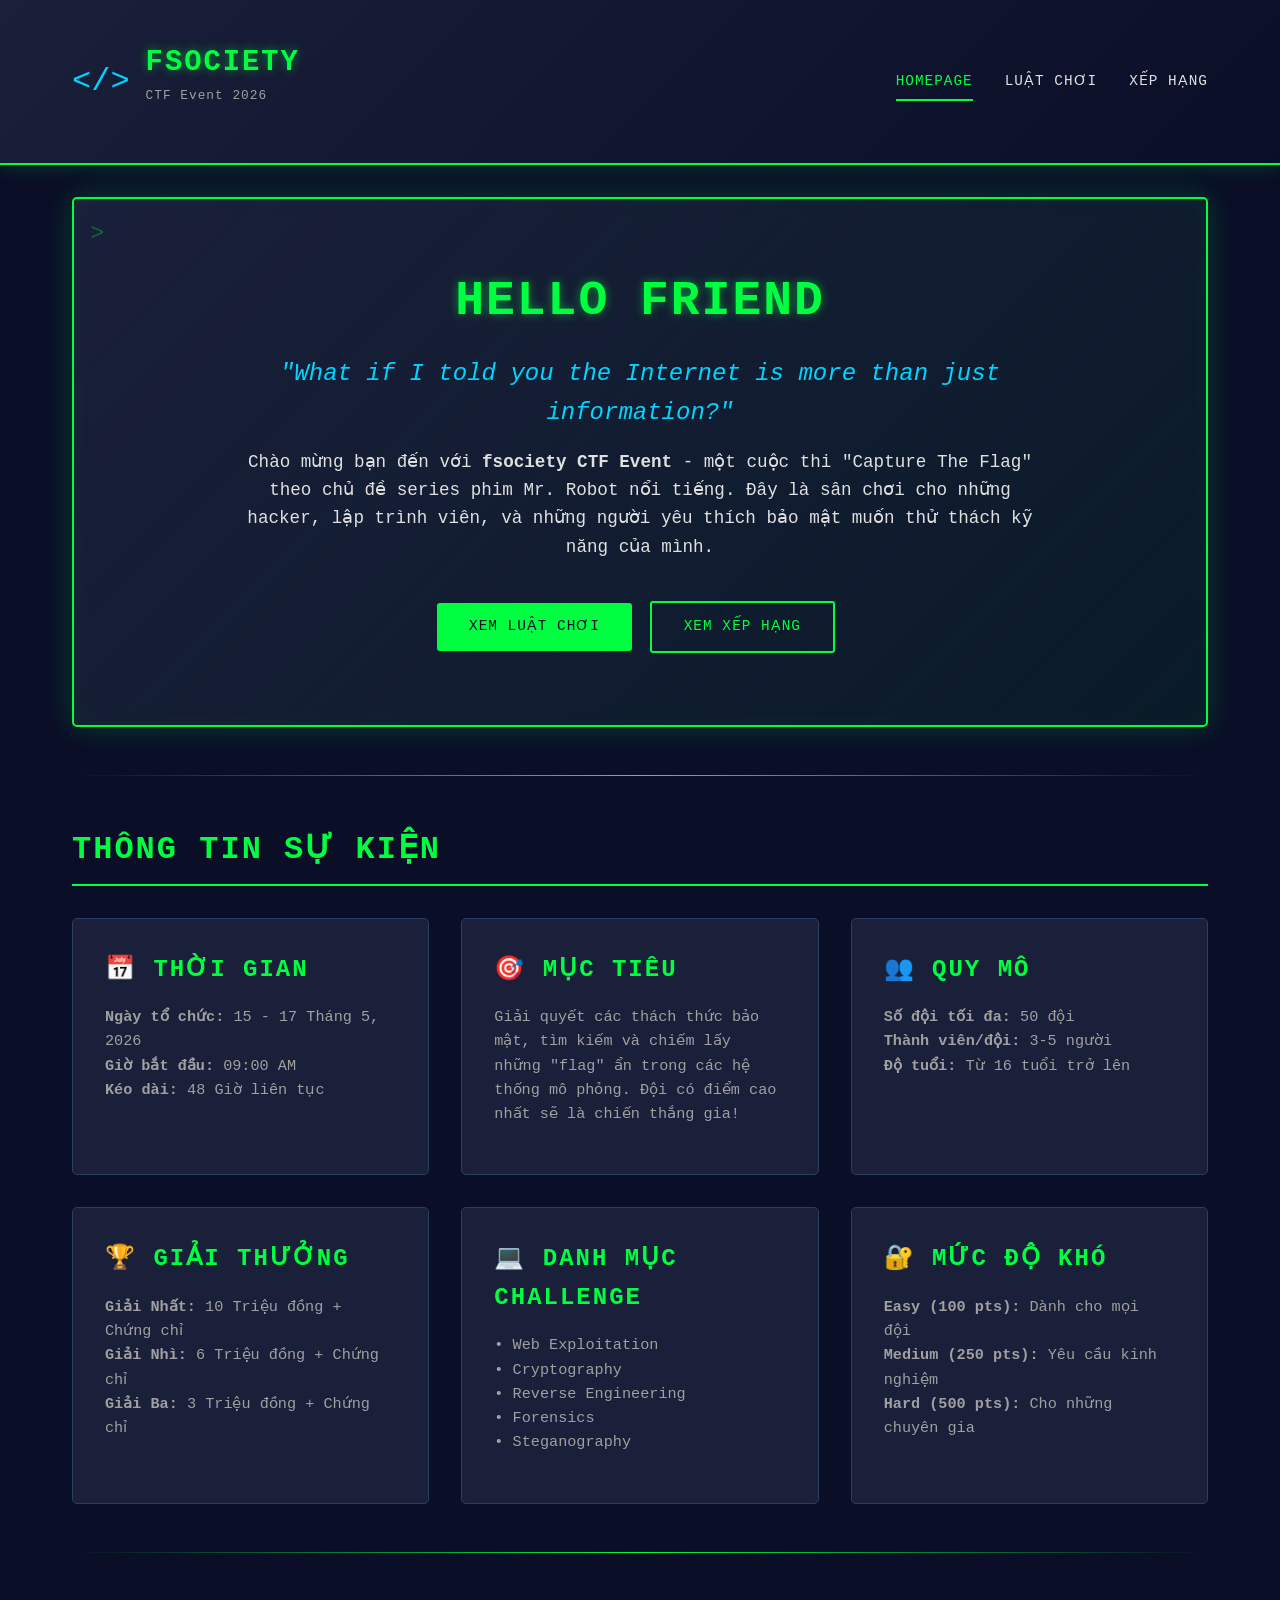
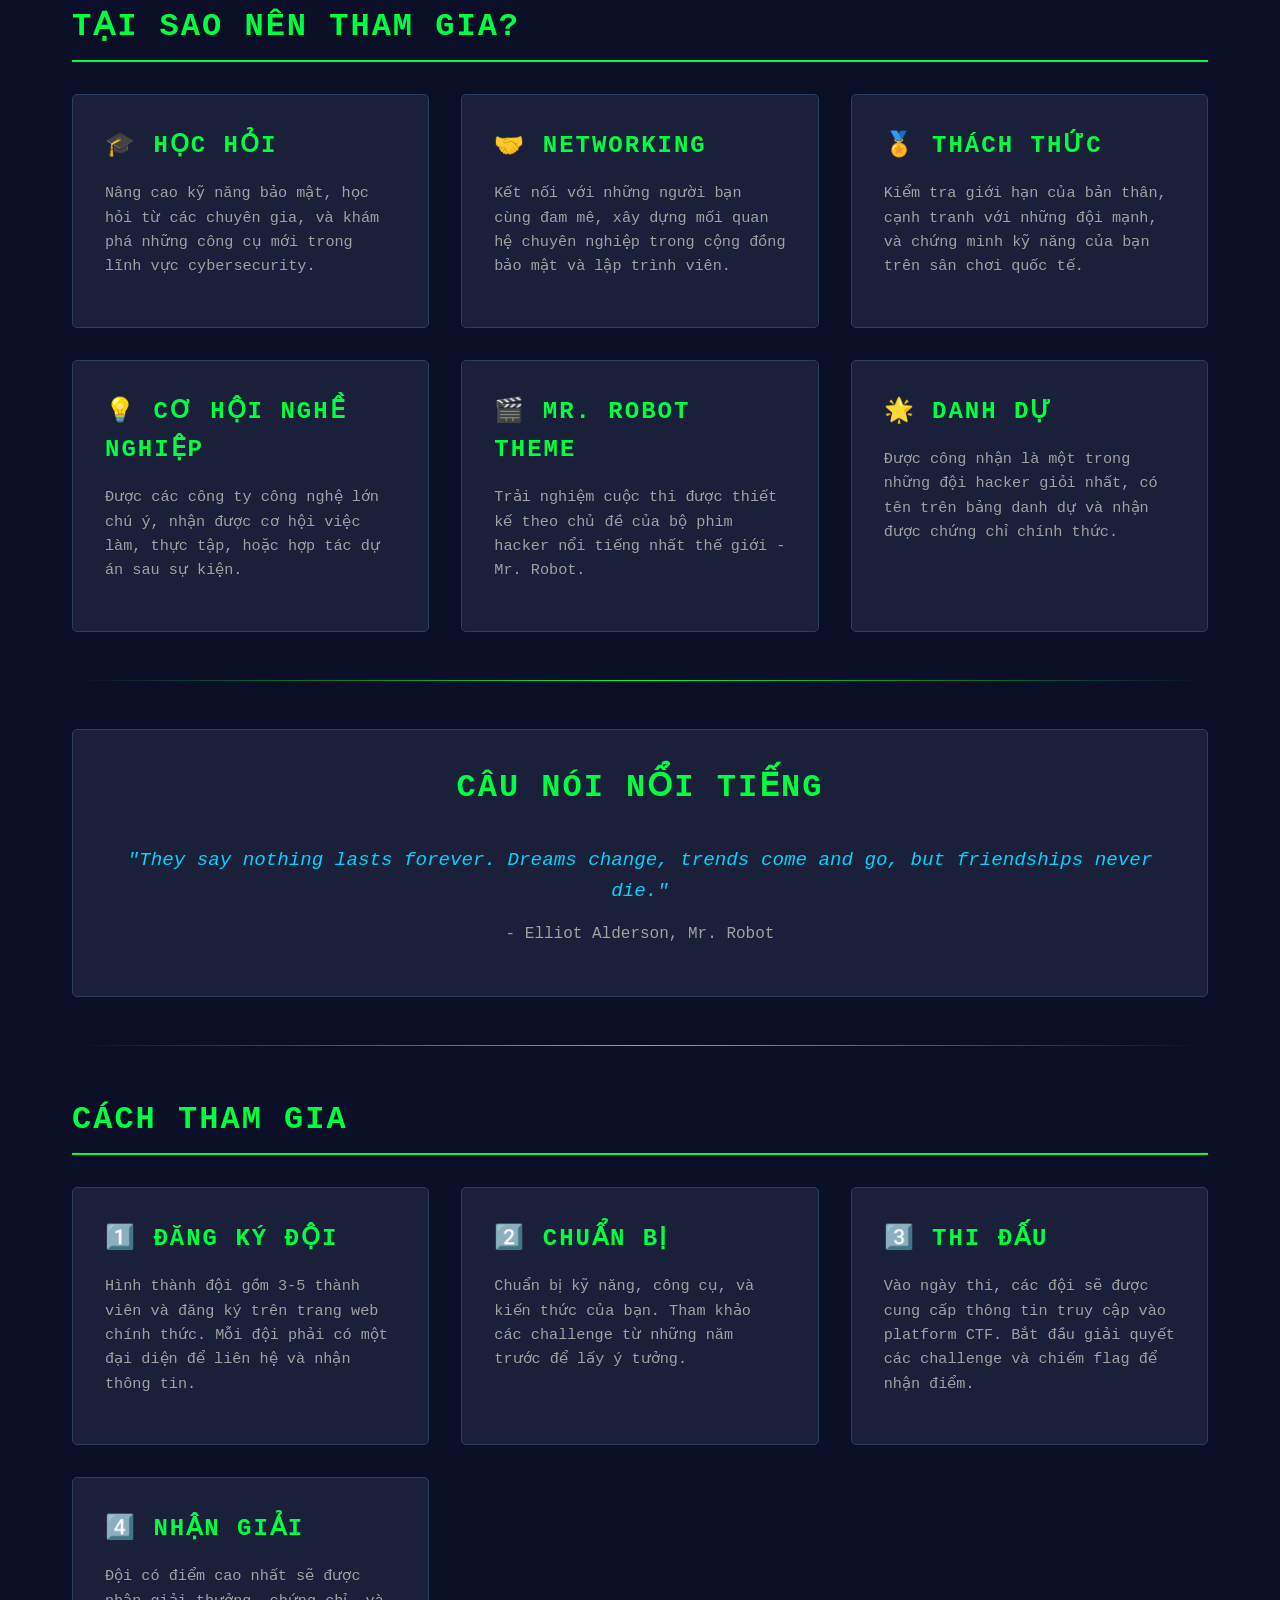
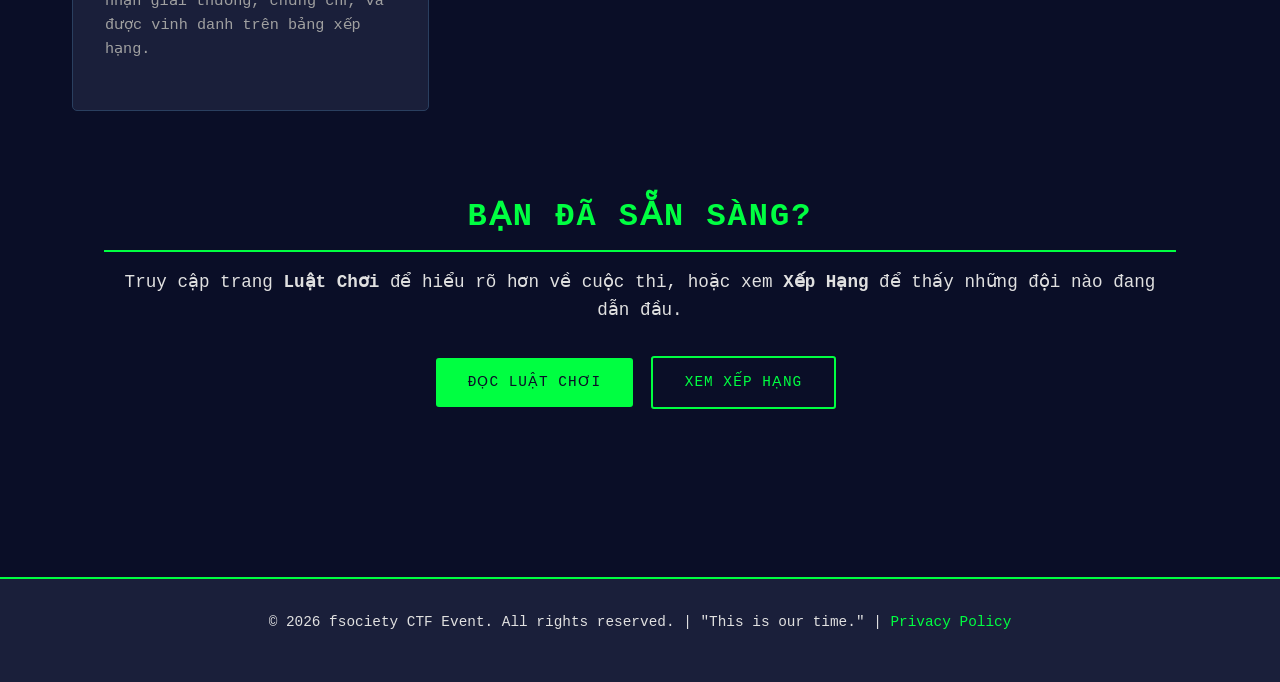
<file: index.html>
<!DOCTYPE html>
<html lang="vi">
<head>
    <meta charset="UTF-8">
    <meta name="viewport" content="width=device-width, initial-scale=1.0">
    <meta name="description" content="fsociety CTF Event - Capture The Flag Competition">
    <title>fsociety CTF Event | Mr. Robot Theme</title>
    <link rel="stylesheet" href="css/style.css">
</head>
<body>
    <!-- Header & Navigation -->
    <header>
        <div class="container">
            <div class="logo">
                <span class="logo-symbol">&lt;/&gt;</span>
                <div>
                    <h1>fsociety</h1>
                    <p class="tagline">CTF Event 2026</p>
                </div>
            </div>
            <nav>
                <a href="index.html" class="active">Homepage</a>
                <a href="rules.html">Luật Chơi</a>
                <a href="leaderboard.html">Xếp Hạng</a>
            </nav>
        </div>
    </header>

    <!-- Main Content -->
    <main>
        <div class="container">
            <!-- Hero Section -->
            <section class="hero">
                <h1>HELLO FRIEND</h1>
                <p class="subtitle">"What if I told you the Internet is more than just information?"</p>
                <p>Chào mừng bạn đến với <strong>fsociety CTF Event</strong> - một cuộc thi "Capture The Flag" 
                   theo chủ đề series phim Mr. Robot nổi tiếng. Đây là sân chơi cho những hacker, 
                   lập trình viên, và những người yêu thích bảo mật muốn thử thách kỹ năng của mình.</p>
                <div>
                    <a href="rules.html" class="btn">Xem Luật Chơi</a>
                    <a href="leaderboard.html" class="btn btn-secondary">Xem Xếp Hạng</a>
                </div>
            </section>

            <!-- Divider -->
            <div class="divider"></div>

            <!-- Event Information Section -->
            <section>
                <h2>Thông Tin Sự Kiện</h2>
                <div class="info-cards">
                    <div class="card">
                        <h3>📅 Thời Gian</h3>
                        <p>
                            <strong>Ngày tổ chức:</strong> 15 - 17 Tháng 5, 2026<br>
                            <strong>Giờ bắt đầu:</strong> 09:00 AM<br>
                            <strong>Kéo dài:</strong> 48 Giờ liên tục
                        </p>
                    </div>

                    <div class="card">
                        <h3>🎯 Mục Tiêu</h3>
                        <p>
                            Giải quyết các thách thức bảo mật, 
                            tìm kiếm và chiếm lấy những "flag" ẩn trong các hệ thống mô phỏng. 
                            Đội có điểm cao nhất sẽ là chiến thắng gia!
                        </p>
                    </div>

                    <div class="card">
                        <h3>👥 Quy Mô</h3>
                        <p>
                            <strong>Số đội tối đa:</strong> 50 đội<br>
                            <strong>Thành viên/đội:</strong> 3-5 người<br>
                            <strong>Độ tuổi:</strong> Từ 16 tuổi trở lên
                        </p>
                    </div>

                    <div class="card">
                        <h3>🏆 Giải Thưởng</h3>
                        <p>
                            <strong>Giải Nhất:</strong> 10 Triệu đồng + Chứng chỉ<br>
                            <strong>Giải Nhì:</strong> 6 Triệu đồng + Chứng chỉ<br>
                            <strong>Giải Ba:</strong> 3 Triệu đồng + Chứng chỉ
                        </p>
                    </div>

                    <div class="card">
                        <h3>💻 Danh Mục Challenge</h3>
                        <p>
                            • Web Exploitation<br>
                            • Cryptography<br>
                            • Reverse Engineering<br>
                            • Forensics<br>
                            • Steganography
                        </p>
                    </div>

                    <div class="card">
                        <h3>🔐 Mức Độ Khó</h3>
                        <p>
                            <strong>Easy (100 pts):</strong> Dành cho mọi đội<br>
                            <strong>Medium (250 pts):</strong> Yêu cầu kinh nghiệm<br>
                            <strong>Hard (500 pts):</strong> Cho những chuyên gia
                        </p>
                    </div>
                </div>
            </section>

            <!-- Divider -->
            <div class="divider"></div>

            <!-- Why Participate Section -->
            <section>
                <h2>Tại Sao Nên Tham Gia?</h2>
                <div class="info-cards">
                    <div class="card">
                        <h3>🎓 Học Hỏi</h3>
                        <p>
                            Nâng cao kỹ năng bảo mật, học hỏi từ các chuyên gia, 
                            và khám phá những công cụ mới trong lĩnh vực cybersecurity.
                        </p>
                    </div>

                    <div class="card">
                        <h3>🤝 Networking</h3>
                        <p>
                            Kết nối với những người bạn cùng đam mê, xây dựng mối quan hệ 
                            chuyên nghiệp trong cộng đồng bảo mật và lập trình viên.
                        </p>
                    </div>

                    <div class="card">
                        <h3>🏅 Thách Thức</h3>
                        <p>
                            Kiểm tra giới hạn của bản thân, cạnh tranh với những đội mạnh, 
                            và chứng minh kỹ năng của bạn trên sân chơi quốc tế.
                        </p>
                    </div>

                    <div class="card">
                        <h3>💡 Cơ Hội Nghề Nghiệp</h3>
                        <p>
                            Được các công ty công nghệ lớn chú ý, nhận được cơ hội việc làm, 
                            thực tập, hoặc hợp tác dự án sau sự kiện.
                        </p>
                    </div>

                    <div class="card">
                        <h3>🎬 Mr. Robot Theme</h3>
                        <p>
                            Trải nghiệm cuộc thi được thiết kế theo chủ đề của bộ phim 
                            hacker nổi tiếng nhất thế giới - Mr. Robot.
                        </p>
                    </div>

                    <div class="card">
                        <h3>🌟 Danh Dự</h3>
                        <p>
                            Được công nhận là một trong những đội hacker giỏi nhất, 
                            có tên trên bảng danh dự và nhận được chứng chỉ chính thức.
                        </p>
                    </div>
                </div>
            </section>

            <!-- Divider -->
            <div class="divider"></div>

            <!-- Mr. Robot Quote Section -->
            <section style="text-align: center; padding: 2rem; background-color: var(--secondary-bg); border: 1px solid var(--border-color); border-radius: 5px;">
                <h2 style="border: none; margin-bottom: 1.5rem;">Câu Nói Nổi Tiếng</h2>
                <blockquote style="font-size: 1.2rem; font-style: italic; color: var(--accent-alt); margin: 1rem 0;">
                    "They say nothing lasts forever. Dreams change, trends come and go, but friendships never die."
                </blockquote>
                <p style="color: var(--text-secondary); margin-top: 1rem;">- Elliot Alderson, Mr. Robot</p>
            </section>

            <!-- Divider -->
            <div class="divider"></div>

            <!-- How to Participate Section -->
            <section>
                <h2>Cách Tham Gia</h2>
                <div class="info-cards">
                    <div class="card">
                        <h3>1️⃣ Đăng Ký Đội</h3>
                        <p>
                            Hình thành đội gồm 3-5 thành viên và đăng ký trên trang web chính thức. 
                            Mỗi đội phải có một đại diện để liên hệ và nhận thông tin.
                        </p>
                    </div>

                    <div class="card">
                        <h3>2️⃣ Chuẩn Bị</h3>
                        <p>
                            Chuẩn bị kỹ năng, công cụ, và kiến thức của bạn. 
                            Tham khảo các challenge từ những năm trước để lấy ý tưởng.
                        </p>
                    </div>

                    <div class="card">
                        <h3>3️⃣ Thi Đấu</h3>
                        <p>
                            Vào ngày thi, các đội sẽ được cung cấp thông tin truy cập vào platform CTF. 
                            Bắt đầu giải quyết các challenge và chiếm flag để nhận điểm.
                        </p>
                    </div>

                    <div class="card">
                        <h3>4️⃣ Nhận Giải</h3>
                        <p>
                            Đội có điểm cao nhất sẽ được nhận giải thưởng, chứng chỉ, 
                            và được vinh danh trên bảng xếp hạng.
                        </p>
                    </div>
                </div>
            </section>

            <!-- Call to Action -->
            <section style="text-align: center; padding: 2rem;">
                <h2>Bạn Đã Sẵn Sàng?</h2>
                <p style="font-size: 1.1rem; margin-bottom: 1.5rem;">
                    Truy cập trang <strong>Luật Chơi</strong> để hiểu rõ hơn về cuộc thi, 
                    hoặc xem <strong>Xếp Hạng</strong> để thấy những đội nào đang dẫn đầu.
                </p>
                <div>
                    <a href="rules.html" class="btn">Đọc Luật Chơi</a>
                    <a href="leaderboard.html" class="btn btn-secondary">Xem Xếp Hạng</a>
                </div>
            </section>
        </div>
    </main>

    <!-- Footer -->
    <footer>
        <p>&copy; 2026 fsociety CTF Event. All rights reserved. | "This is our time." | 
           <a href="#" style="border-bottom: none;">Privacy Policy</a></p>
    </footer>

    <!-- Scripts -->
    <script src="js/script.js"></script>
</body>
</html>
</file>
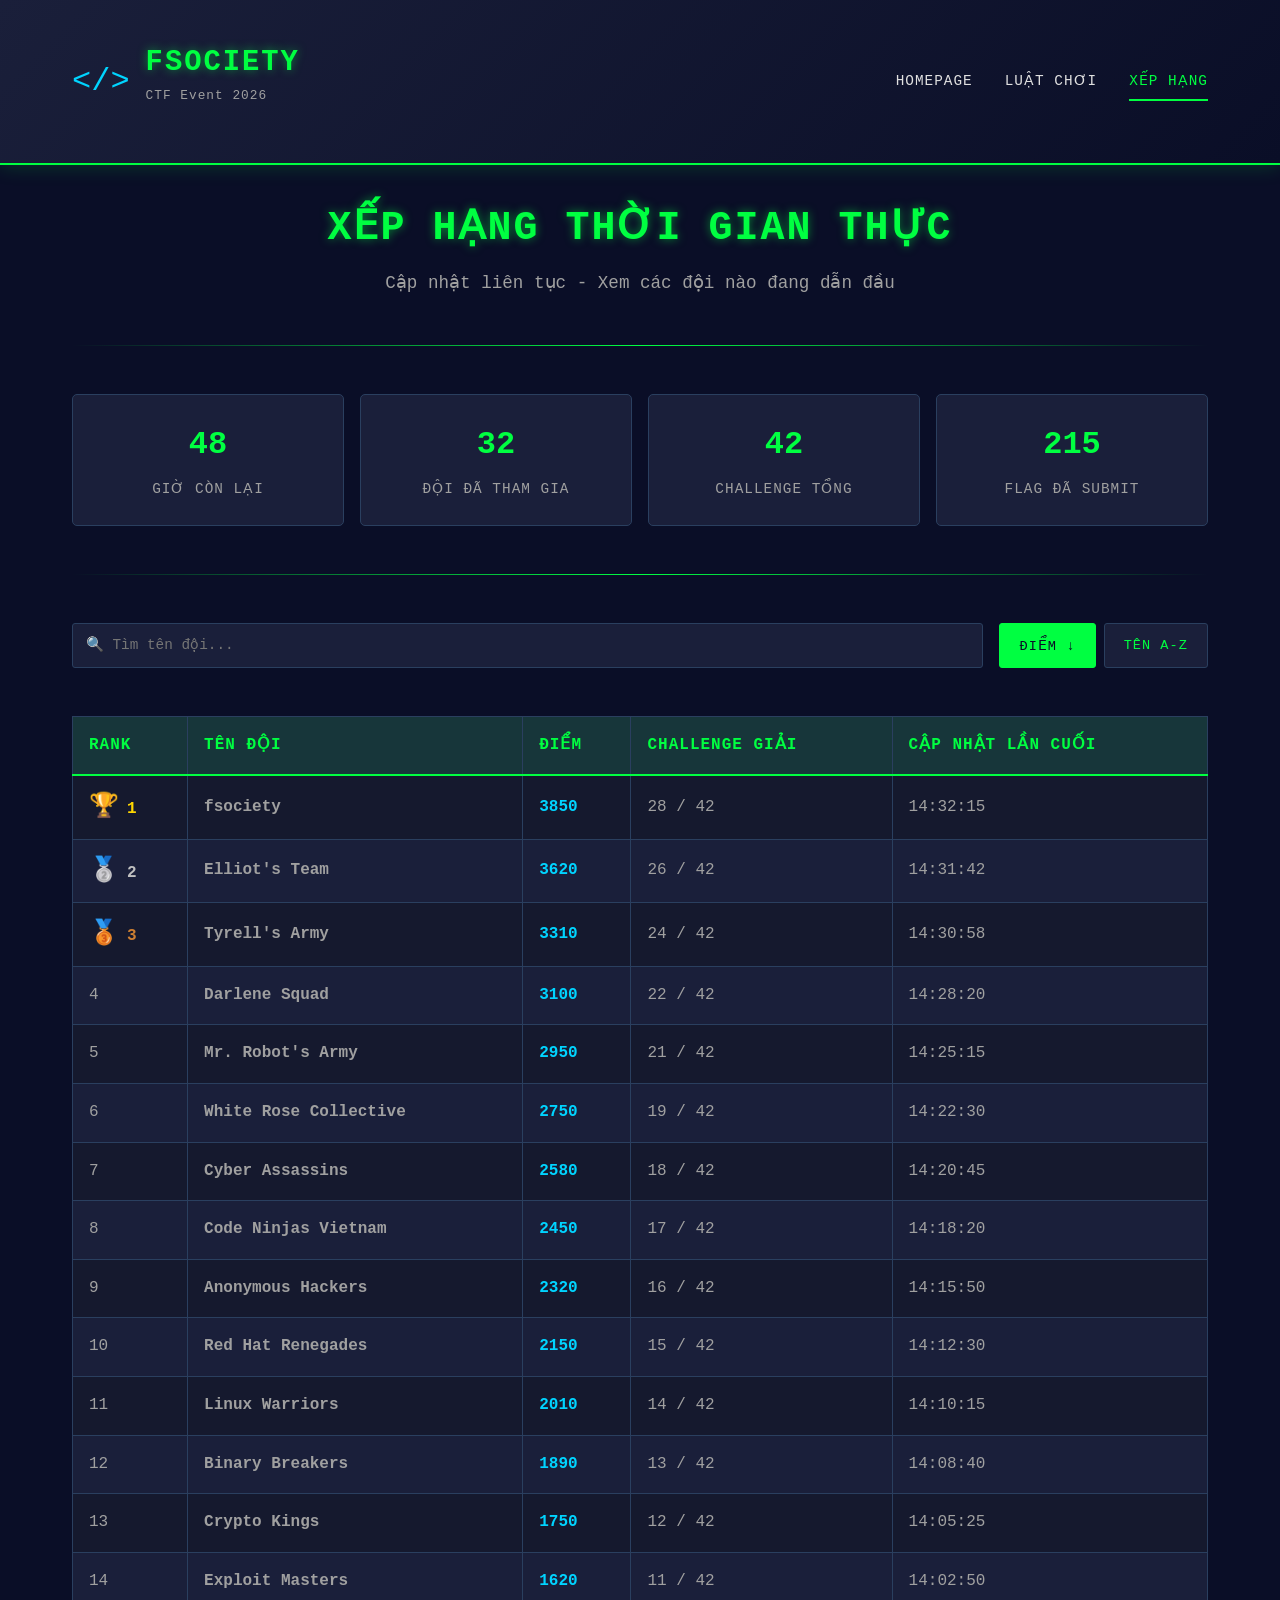
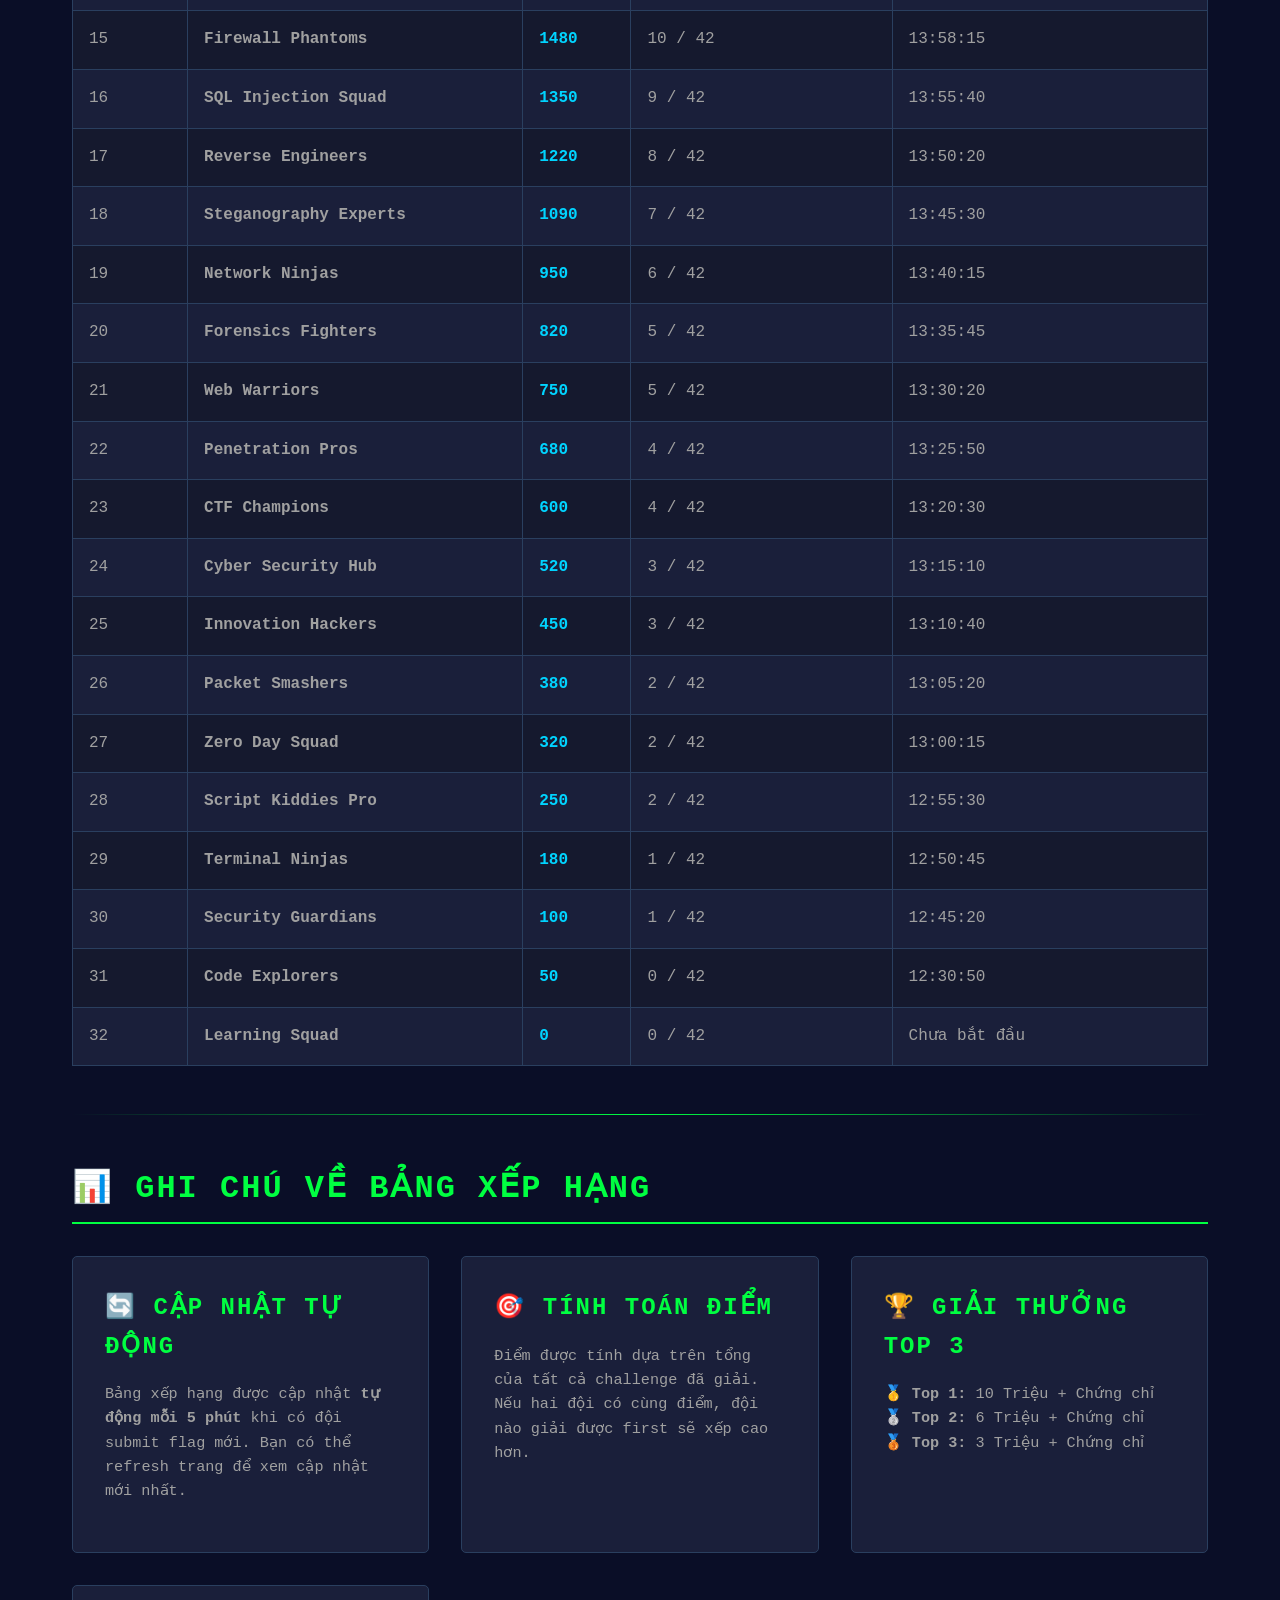
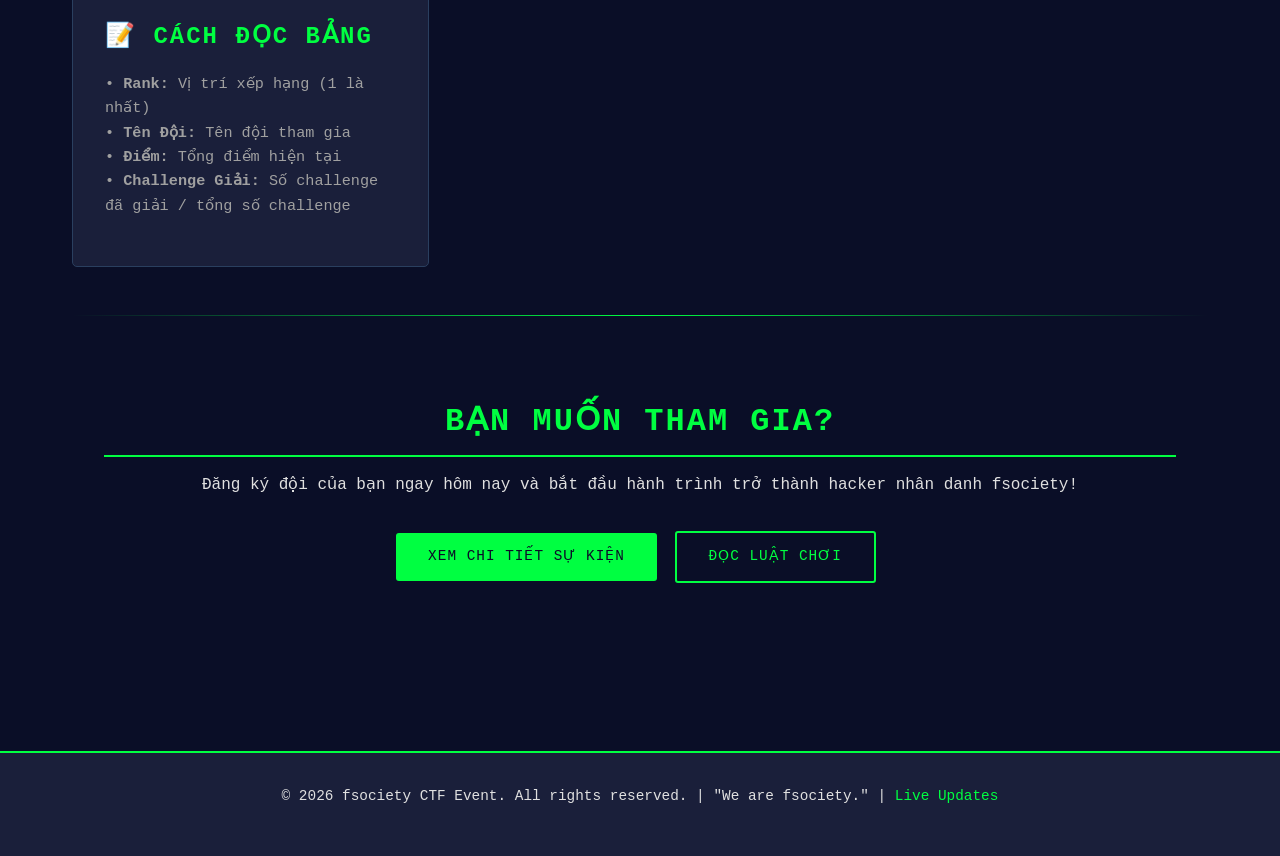
<file: leaderboard.html>
<!DOCTYPE html>
<html lang="vi">
<head>
    <meta charset="UTF-8">
    <meta name="viewport" content="width=device-width, initial-scale=1.0">
    <meta name="description" content="fsociety CTF Event - Bảng Xếp Hạng Thời Gian Thực">
    <title>Xếp Hạng | fsociety CTF Event</title>
    <link rel="stylesheet" href="css/style.css">
    <style>
        .leaderboard-controls {
            display: flex;
            gap: 1rem;
            margin-bottom: 2rem;
            flex-wrap: wrap;
        }

        .leaderboard-controls input {
            flex: 1;
            min-width: 200px;
            padding: 0.8rem;
            background-color: var(--secondary-bg);
            border: 1px solid var(--border-color);
            color: var(--text-primary);
            font-family: 'Courier New', monospace;
            border-radius: 3px;
            font-size: 0.9rem;
        }

        .leaderboard-controls input:focus {
            outline: none;
            border-color: var(--accent-color);
            box-shadow: 0 0 10px rgba(0, 255, 65, 0.2);
        }

        .sort-buttons {
            display: flex;
            gap: 0.5rem;
        }

        .sort-btn {
            padding: 0.8rem 1.2rem;
            background-color: var(--secondary-bg);
            color: var(--accent-color);
            border: 1px solid var(--border-color);
            cursor: pointer;
            font-family: 'Courier New', monospace;
            font-size: 0.85rem;
            border-radius: 3px;
            transition: all 0.3s ease;
            text-transform: uppercase;
            letter-spacing: 1px;
        }

        .sort-btn:hover {
            background-color: rgba(0, 255, 65, 0.1);
            border-color: var(--accent-color);
            color: var(--accent-alt);
        }

        .sort-btn.active {
            background-color: var(--accent-color);
            color: var(--primary-bg);
            border-color: var(--accent-color);
        }

        .leaderboard-stats {
            display: grid;
            grid-template-columns: repeat(auto-fit, minmax(200px, 1fr));
            gap: 1rem;
            margin-bottom: 2rem;
        }

        .stat-card {
            background-color: var(--secondary-bg);
            border: 1px solid var(--border-color);
            padding: 1.5rem;
            border-radius: 5px;
            text-align: center;
        }

        .stat-number {
            font-size: 2rem;
            color: var(--accent-color);
            font-weight: bold;
            margin-bottom: 0.5rem;
        }

        .stat-label {
            color: var(--text-secondary);
            font-size: 0.9rem;
            text-transform: uppercase;
            letter-spacing: 1px;
        }

        .medal {
            display: inline-block;
            width: 30px;
            height: 30px;
            line-height: 30px;
            text-align: center;
            font-size: 1.5rem;
            margin-right: 0.5rem;
        }

        .medal.gold { animation: glow-gold 1.5s ease-in-out infinite; }
        .medal.silver { animation: glow-silver 1.5s ease-in-out infinite; }
        .medal.bronze { animation: glow-bronze 1.5s ease-in-out infinite; }

        @keyframes glow-gold {
            0%, 100% { text-shadow: 0 0 5px #FFD700; }
            50% { text-shadow: 0 0 15px #FFD700; }
        }

        @keyframes glow-silver {
            0%, 100% { text-shadow: 0 0 5px #C0C0C0; }
            50% { text-shadow: 0 0 15px #C0C0C0; }
        }

        @keyframes glow-bronze {
            0%, 100% { text-shadow: 0 0 5px #CD7F32; }
            50% { text-shadow: 0 0 15px #CD7F32; }
        }

        .no-results {
            text-align: center;
            padding: 3rem;
            color: var(--text-secondary);
            font-size: 1.1rem;
        }
    </style>
</head>
<body>
    <!-- Header & Navigation -->
    <header>
        <div class="container">
            <div class="logo">
                <span class="logo-symbol">&lt;/&gt;</span>
                <div>
                    <h1>fsociety</h1>
                    <p class="tagline">CTF Event 2026</p>
                </div>
            </div>
            <nav>
                <a href="index.html">Homepage</a>
                <a href="rules.html">Luật Chơi</a>
                <a href="leaderboard.html" class="active">Xếp Hạng</a>
            </nav>
        </div>
    </header>

    <!-- Main Content -->
    <main>
        <div class="container">
            <!-- Page Title -->
            <section>
                <h1 style="text-align: center; margin-bottom: 0.5rem;">XẾP HẠNG THỜI GIAN THỰC</h1>
                <p style="text-align: center; color: var(--text-secondary); font-size: 1.1rem; margin-bottom: 2rem;">
                    Cập nhật liên tục - Xem các đội nào đang dẫn đầu
                </p>
            </section>

            <!-- Divider -->
            <div class="divider"></div>

            <!-- Event Statistics -->
            <section class="leaderboard-stats">
                <div class="stat-card">
                    <div class="stat-number">48</div>
                    <div class="stat-label">Giờ Còn Lại</div>
                </div>
                <div class="stat-card">
                    <div class="stat-number">32</div>
                    <div class="stat-label">Đội Đã Tham Gia</div>
                </div>
                <div class="stat-card">
                    <div class="stat-number">42</div>
                    <div class="stat-label">Challenge Tổng</div>
                </div>
                <div class="stat-card">
                    <div class="stat-number">215</div>
                    <div class="stat-label">Flag Đã Submit</div>
                </div>
            </section>

            <!-- Divider -->
            <div class="divider"></div>

            <!-- Search and Sort Controls -->
            <section>
                <div class="leaderboard-controls">
                    <input type="text" id="searchInput" placeholder="🔍 Tìm tên đội..." onkeyup="filterLeaderboard(this.value)">
                    <div class="sort-buttons">
                        <button class="sort-btn active" onclick="sortTable(2, 'desc')">Điểm ↓</button>
                        <button class="sort-btn" onclick="sortTable(1, 'asc')">Tên A-Z</button>
                    </div>
                </div>
            </section>

            <!-- Leaderboard Table -->
            <section>
                <div class="leaderboard-wrapper">
                    <table>
                        <thead>
                            <tr>
                                <th>Rank</th>
                                <th>Tên Đội</th>
                                <th>Điểm</th>
                                <th>Challenge Giải</th>
                                <th>Cập Nhật Lần Cuối</th>
                            </tr>
                        </thead>
                        <tbody>
                            <!-- Rank 1 -->
                            <tr>
                                <td><span class="medal gold">🏆</span><span class="rank-1">1</span></td>
                                <td><strong>fsociety</strong></td>
                                <td><span class="score">3850</span></td>
                                <td>28 / 42</td>
                                <td>14:32:15</td>
                            </tr>

                            <!-- Rank 2 -->
                            <tr>
                                <td><span class="medal silver">🥈</span><span class="rank-2">2</span></td>
                                <td><strong>Elliot's Team</strong></td>
                                <td><span class="score">3620</span></td>
                                <td>26 / 42</td>
                                <td>14:31:42</td>
                            </tr>

                            <!-- Rank 3 -->
                            <tr>
                                <td><span class="medal bronze">🥉</span><span class="rank-3">3</span></td>
                                <td><strong>Tyrell's Army</strong></td>
                                <td><span class="score">3310</span></td>
                                <td>24 / 42</td>
                                <td>14:30:58</td>
                            </tr>

                            <!-- Rank 4+ -->
                            <tr>
                                <td>4</td>
                                <td><strong>Darlene Squad</strong></td>
                                <td><span class="score">3100</span></td>
                                <td>22 / 42</td>
                                <td>14:28:20</td>
                            </tr>

                            <tr>
                                <td>5</td>
                                <td><strong>Mr. Robot's Army</strong></td>
                                <td><span class="score">2950</span></td>
                                <td>21 / 42</td>
                                <td>14:25:15</td>
                            </tr>

                            <tr>
                                <td>6</td>
                                <td><strong>White Rose Collective</strong></td>
                                <td><span class="score">2750</span></td>
                                <td>19 / 42</td>
                                <td>14:22:30</td>
                            </tr>

                            <tr>
                                <td>7</td>
                                <td><strong>Cyber Assassins</strong></td>
                                <td><span class="score">2580</span></td>
                                <td>18 / 42</td>
                                <td>14:20:45</td>
                            </tr>

                            <tr>
                                <td>8</td>
                                <td><strong>Code Ninjas Vietnam</strong></td>
                                <td><span class="score">2450</span></td>
                                <td>17 / 42</td>
                                <td>14:18:20</td>
                            </tr>

                            <tr>
                                <td>9</td>
                                <td><strong>Anonymous Hackers</strong></td>
                                <td><span class="score">2320</span></td>
                                <td>16 / 42</td>
                                <td>14:15:50</td>
                            </tr>

                            <tr>
                                <td>10</td>
                                <td><strong>Red Hat Renegades</strong></td>
                                <td><span class="score">2150</span></td>
                                <td>15 / 42</td>
                                <td>14:12:30</td>
                            </tr>

                            <tr>
                                <td>11</td>
                                <td><strong>Linux Warriors</strong></td>
                                <td><span class="score">2010</span></td>
                                <td>14 / 42</td>
                                <td>14:10:15</td>
                            </tr>

                            <tr>
                                <td>12</td>
                                <td><strong>Binary Breakers</strong></td>
                                <td><span class="score">1890</span></td>
                                <td>13 / 42</td>
                                <td>14:08:40</td>
                            </tr>

                            <tr>
                                <td>13</td>
                                <td><strong>Crypto Kings</strong></td>
                                <td><span class="score">1750</span></td>
                                <td>12 / 42</td>
                                <td>14:05:25</td>
                            </tr>

                            <tr>
                                <td>14</td>
                                <td><strong>Exploit Masters</strong></td>
                                <td><span class="score">1620</span></td>
                                <td>11 / 42</td>
                                <td>14:02:50</td>
                            </tr>

                            <tr>
                                <td>15</td>
                                <td><strong>Firewall Phantoms</strong></td>
                                <td><span class="score">1480</span></td>
                                <td>10 / 42</td>
                                <td>13:58:15</td>
                            </tr>

                            <tr>
                                <td>16</td>
                                <td><strong>SQL Injection Squad</strong></td>
                                <td><span class="score">1350</span></td>
                                <td>9 / 42</td>
                                <td>13:55:40</td>
                            </tr>

                            <tr>
                                <td>17</td>
                                <td><strong>Reverse Engineers</strong></td>
                                <td><span class="score">1220</span></td>
                                <td>8 / 42</td>
                                <td>13:50:20</td>
                            </tr>

                            <tr>
                                <td>18</td>
                                <td><strong>Steganography Experts</strong></td>
                                <td><span class="score">1090</span></td>
                                <td>7 / 42</td>
                                <td>13:45:30</td>
                            </tr>

                            <tr>
                                <td>19</td>
                                <td><strong>Network Ninjas</strong></td>
                                <td><span class="score">950</span></td>
                                <td>6 / 42</td>
                                <td>13:40:15</td>
                            </tr>

                            <tr>
                                <td>20</td>
                                <td><strong>Forensics Fighters</strong></td>
                                <td><span class="score">820</span></td>
                                <td>5 / 42</td>
                                <td>13:35:45</td>
                            </tr>

                            <tr>
                                <td>21</td>
                                <td><strong>Web Warriors</strong></td>
                                <td><span class="score">750</span></td>
                                <td>5 / 42</td>
                                <td>13:30:20</td>
                            </tr>

                            <tr>
                                <td>22</td>
                                <td><strong>Penetration Pros</strong></td>
                                <td><span class="score">680</span></td>
                                <td>4 / 42</td>
                                <td>13:25:50</td>
                            </tr>

                            <tr>
                                <td>23</td>
                                <td><strong>CTF Champions</strong></td>
                                <td><span class="score">600</span></td>
                                <td>4 / 42</td>
                                <td>13:20:30</td>
                            </tr>

                            <tr>
                                <td>24</td>
                                <td><strong>Cyber Security Hub</strong></td>
                                <td><span class="score">520</span></td>
                                <td>3 / 42</td>
                                <td>13:15:10</td>
                            </tr>

                            <tr>
                                <td>25</td>
                                <td><strong>Innovation Hackers</strong></td>
                                <td><span class="score">450</span></td>
                                <td>3 / 42</td>
                                <td>13:10:40</td>
                            </tr>

                            <tr>
                                <td>26</td>
                                <td><strong>Packet Smashers</strong></td>
                                <td><span class="score">380</span></td>
                                <td>2 / 42</td>
                                <td>13:05:20</td>
                            </tr>

                            <tr>
                                <td>27</td>
                                <td><strong>Zero Day Squad</strong></td>
                                <td><span class="score">320</span></td>
                                <td>2 / 42</td>
                                <td>13:00:15</td>
                            </tr>

                            <tr>
                                <td>28</td>
                                <td><strong>Script Kiddies Pro</strong></td>
                                <td><span class="score">250</span></td>
                                <td>2 / 42</td>
                                <td>12:55:30</td>
                            </tr>

                            <tr>
                                <td>29</td>
                                <td><strong>Terminal Ninjas</strong></td>
                                <td><span class="score">180</span></td>
                                <td>1 / 42</td>
                                <td>12:50:45</td>
                            </tr>

                            <tr>
                                <td>30</td>
                                <td><strong>Security Guardians</strong></td>
                                <td><span class="score">100</span></td>
                                <td>1 / 42</td>
                                <td>12:45:20</td>
                            </tr>

                            <tr>
                                <td>31</td>
                                <td><strong>Code Explorers</strong></td>
                                <td><span class="score">50</span></td>
                                <td>0 / 42</td>
                                <td>12:30:50</td>
                            </tr>

                            <tr>
                                <td>32</td>
                                <td><strong>Learning Squad</strong></td>
                                <td><span class="score">0</span></td>
                                <td>0 / 42</td>
                                <td>Chưa bắt đầu</td>
                            </tr>
                        </tbody>
                    </table>
                </div>
            </section>

            <!-- Divider -->
            <div class="divider"></div>

            <!-- Notes Section -->
            <section>
                <h2>📊 Ghi Chú Về Bảng Xếp Hạng</h2>
                <div class="info-cards">
                    <div class="card">
                        <h3>🔄 Cập Nhật Tự Động</h3>
                        <p>
                            Bảng xếp hạng được cập nhật <strong>tự động mỗi 5 phút</strong> khi có đội 
                            submit flag mới. Bạn có thể refresh trang để xem cập nhật mới nhất.
                        </p>
                    </div>

                    <div class="card">
                        <h3>🎯 Tính Toán Điểm</h3>
                        <p>
                            Điểm được tính dựa trên tổng của tất cả challenge đã giải. 
                            Nếu hai đội có cùng điểm, đội nào giải được first sẽ xếp cao hơn.
                        </p>
                    </div>

                    <div class="card">
                        <h3>🏆 Giải Thưởng Top 3</h3>
                        <p>
                            <strong>🥇 Top 1:</strong> 10 Triệu + Chứng chỉ<br>
                            <strong>🥈 Top 2:</strong> 6 Triệu + Chứng chỉ<br>
                            <strong>🥉 Top 3:</strong> 3 Triệu + Chứng chỉ
                        </p>
                    </div>

                    <div class="card">
                        <h3>📝 Cách Đọc Bảng</h3>
                        <p>
                            • <strong>Rank:</strong> Vị trí xếp hạng (1 là nhất)<br>
                            • <strong>Tên Đội:</strong> Tên đội tham gia<br>
                            • <strong>Điểm:</strong> Tổng điểm hiện tại<br>
                            • <strong>Challenge Giải:</strong> Số challenge đã giải / tổng số challenge
                        </p>
                    </div>
                </div>
            </section>

            <!-- Divider -->
            <div class="divider"></div>

            <!-- Bottom CTA -->
            <section style="text-align: center; padding: 2rem;">
                <h2>Bạn Muốn Tham Gia?</h2>
                <p style="margin-bottom: 1.5rem;">
                    Đăng ký đội của bạn ngay hôm nay và bắt đầu hành trình trở thành hacker nhân danh fsociety!
                </p>
                <div>
                    <a href="index.html" class="btn">Xem Chi Tiết Sự Kiện</a>
                    <a href="rules.html" class="btn btn-secondary">Đọc Luật Chơi</a>
                </div>
            </section>
        </div>
    </main>

    <!-- Footer -->
    <footer>
        <p>&copy; 2026 fsociety CTF Event. All rights reserved. | "We are fsociety." | 
           <a href="#" style="border-bottom: none;">Live Updates</a></p>
    </footer>

    <!-- Scripts -->
    <script src="js/script.js"></script>
</body>
</html>
</file>
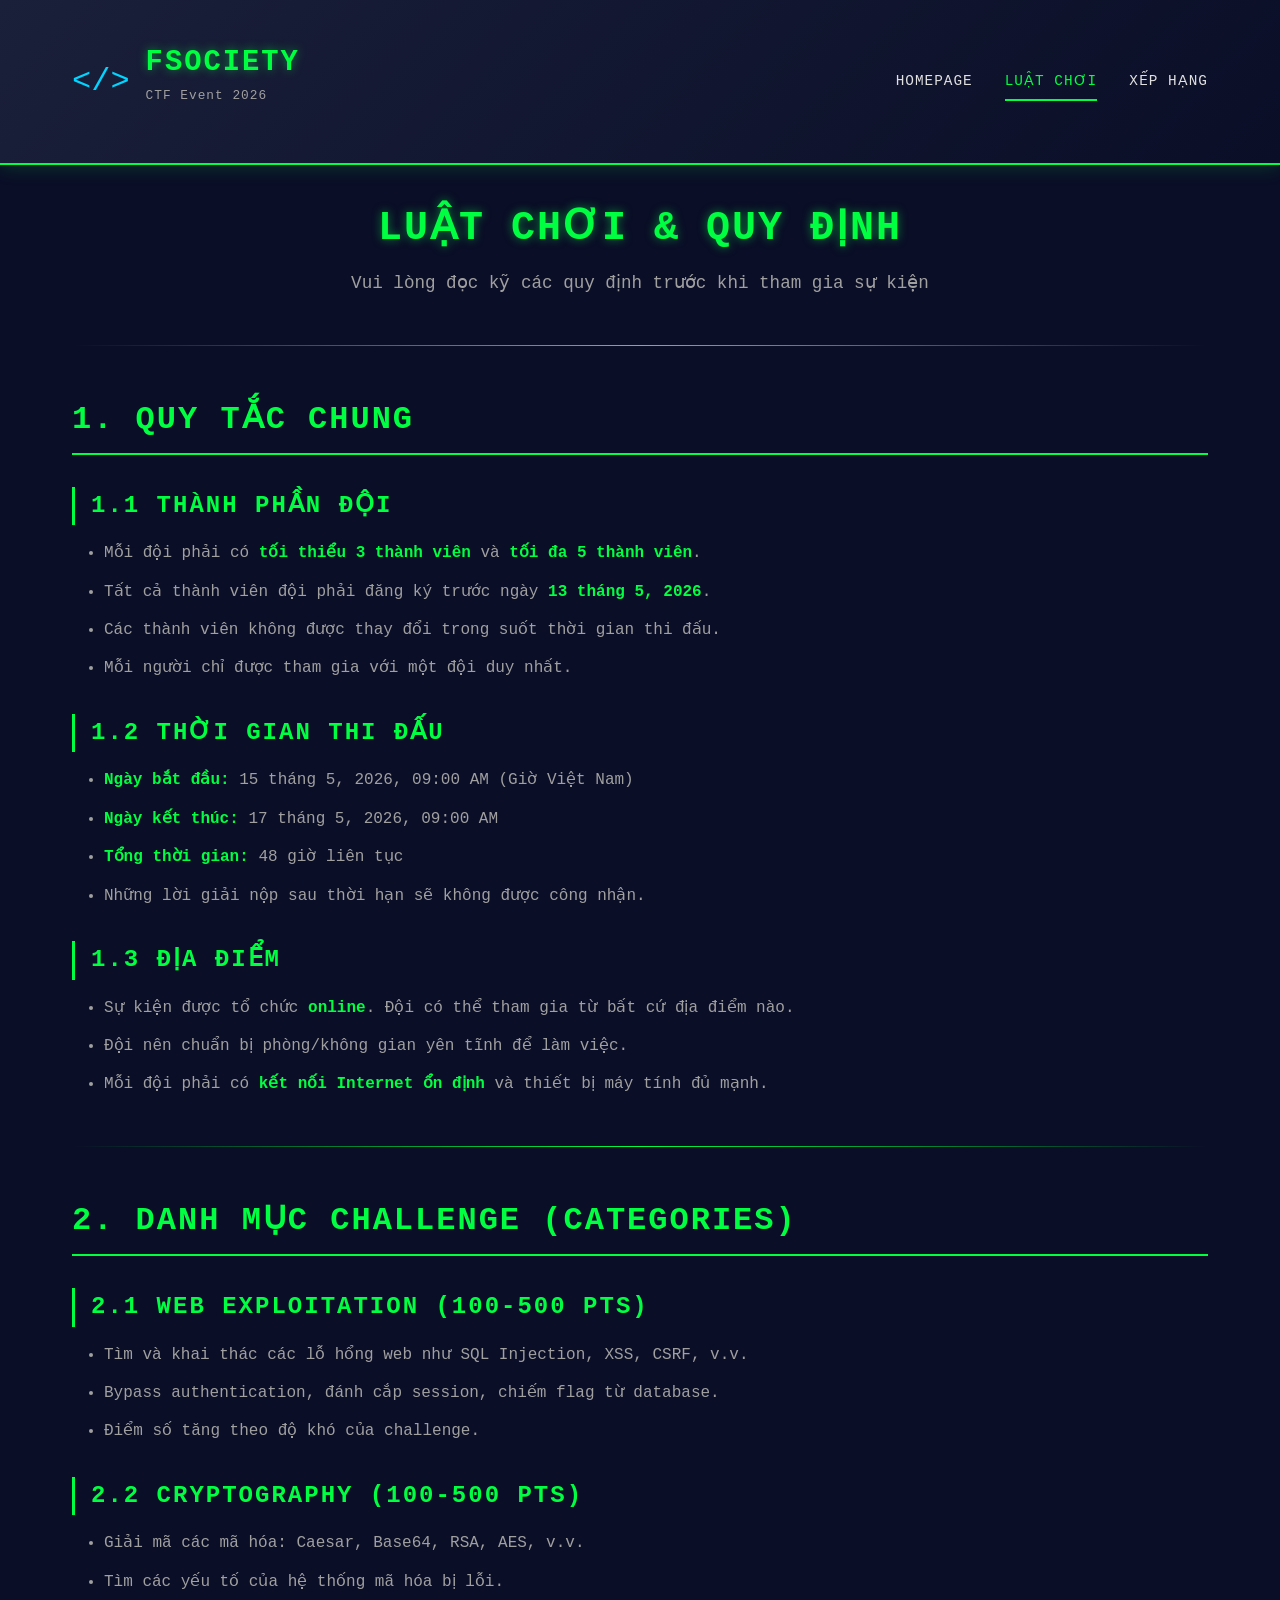
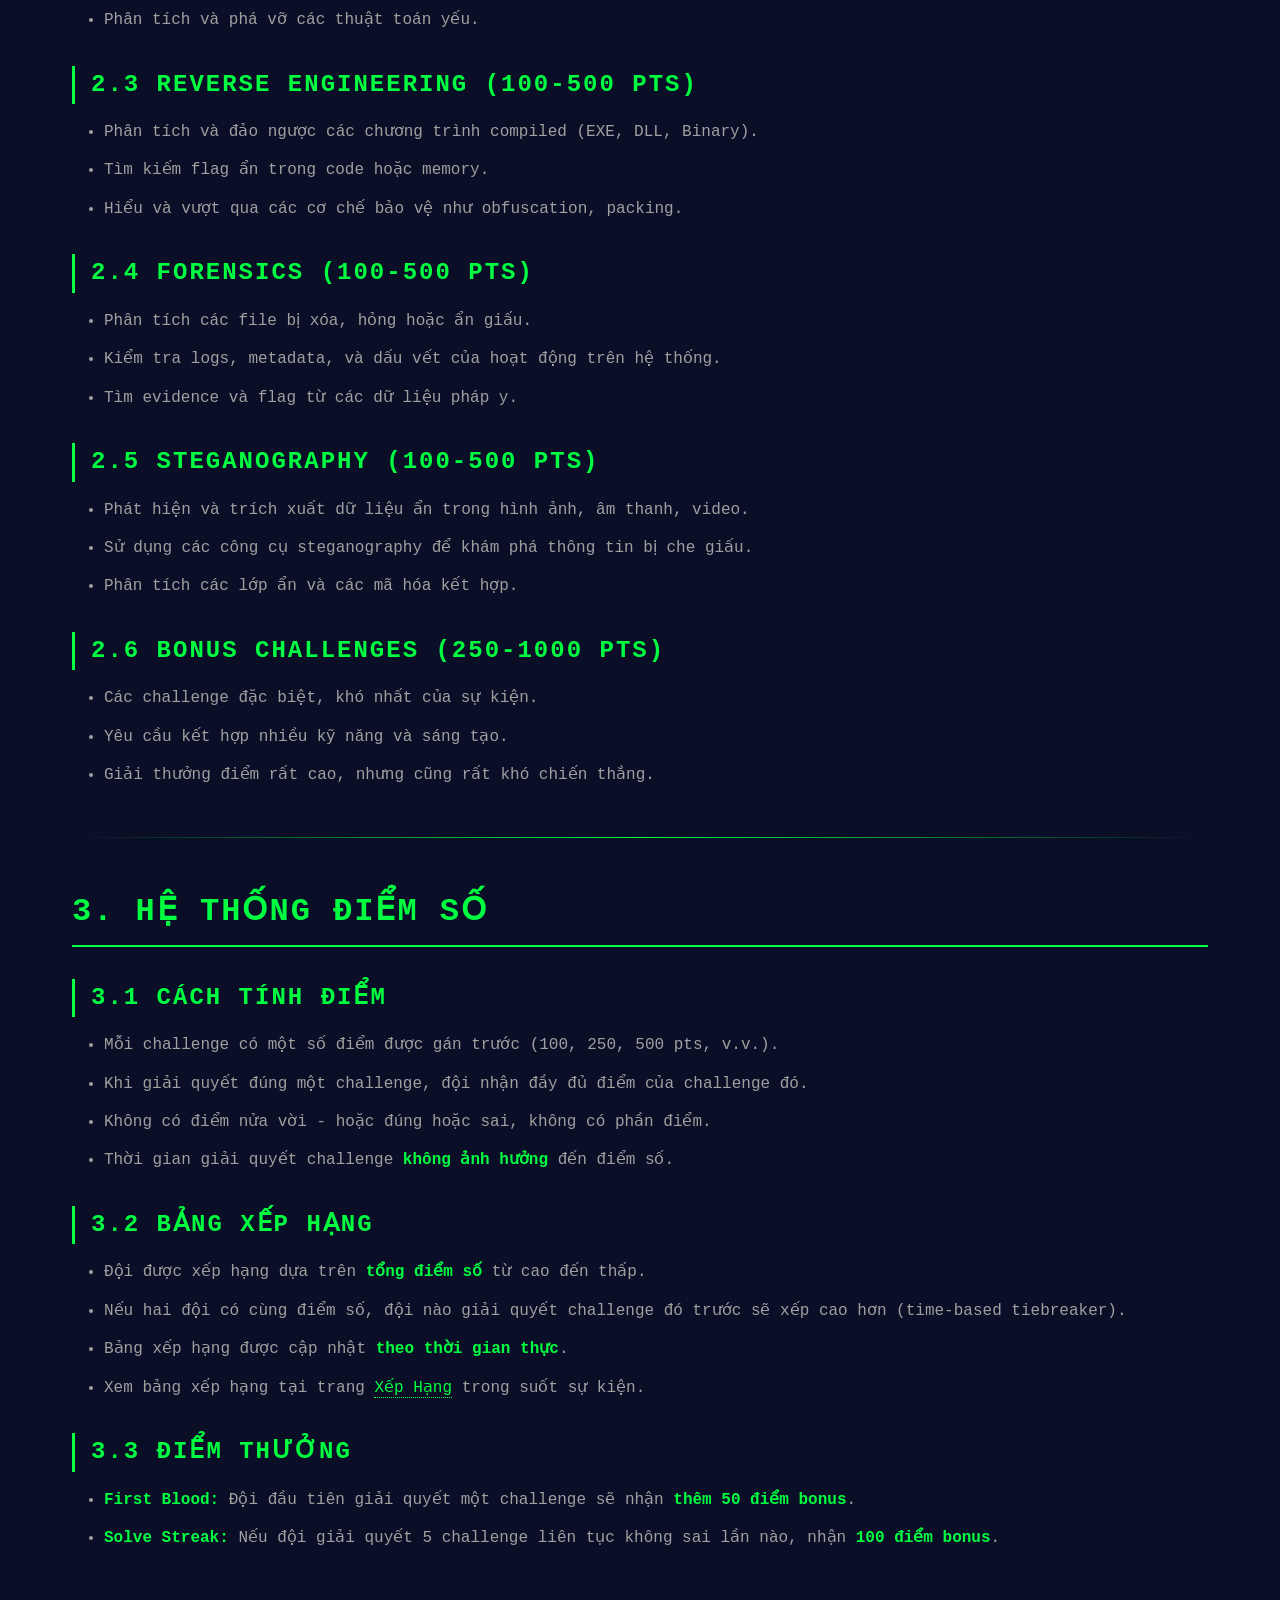
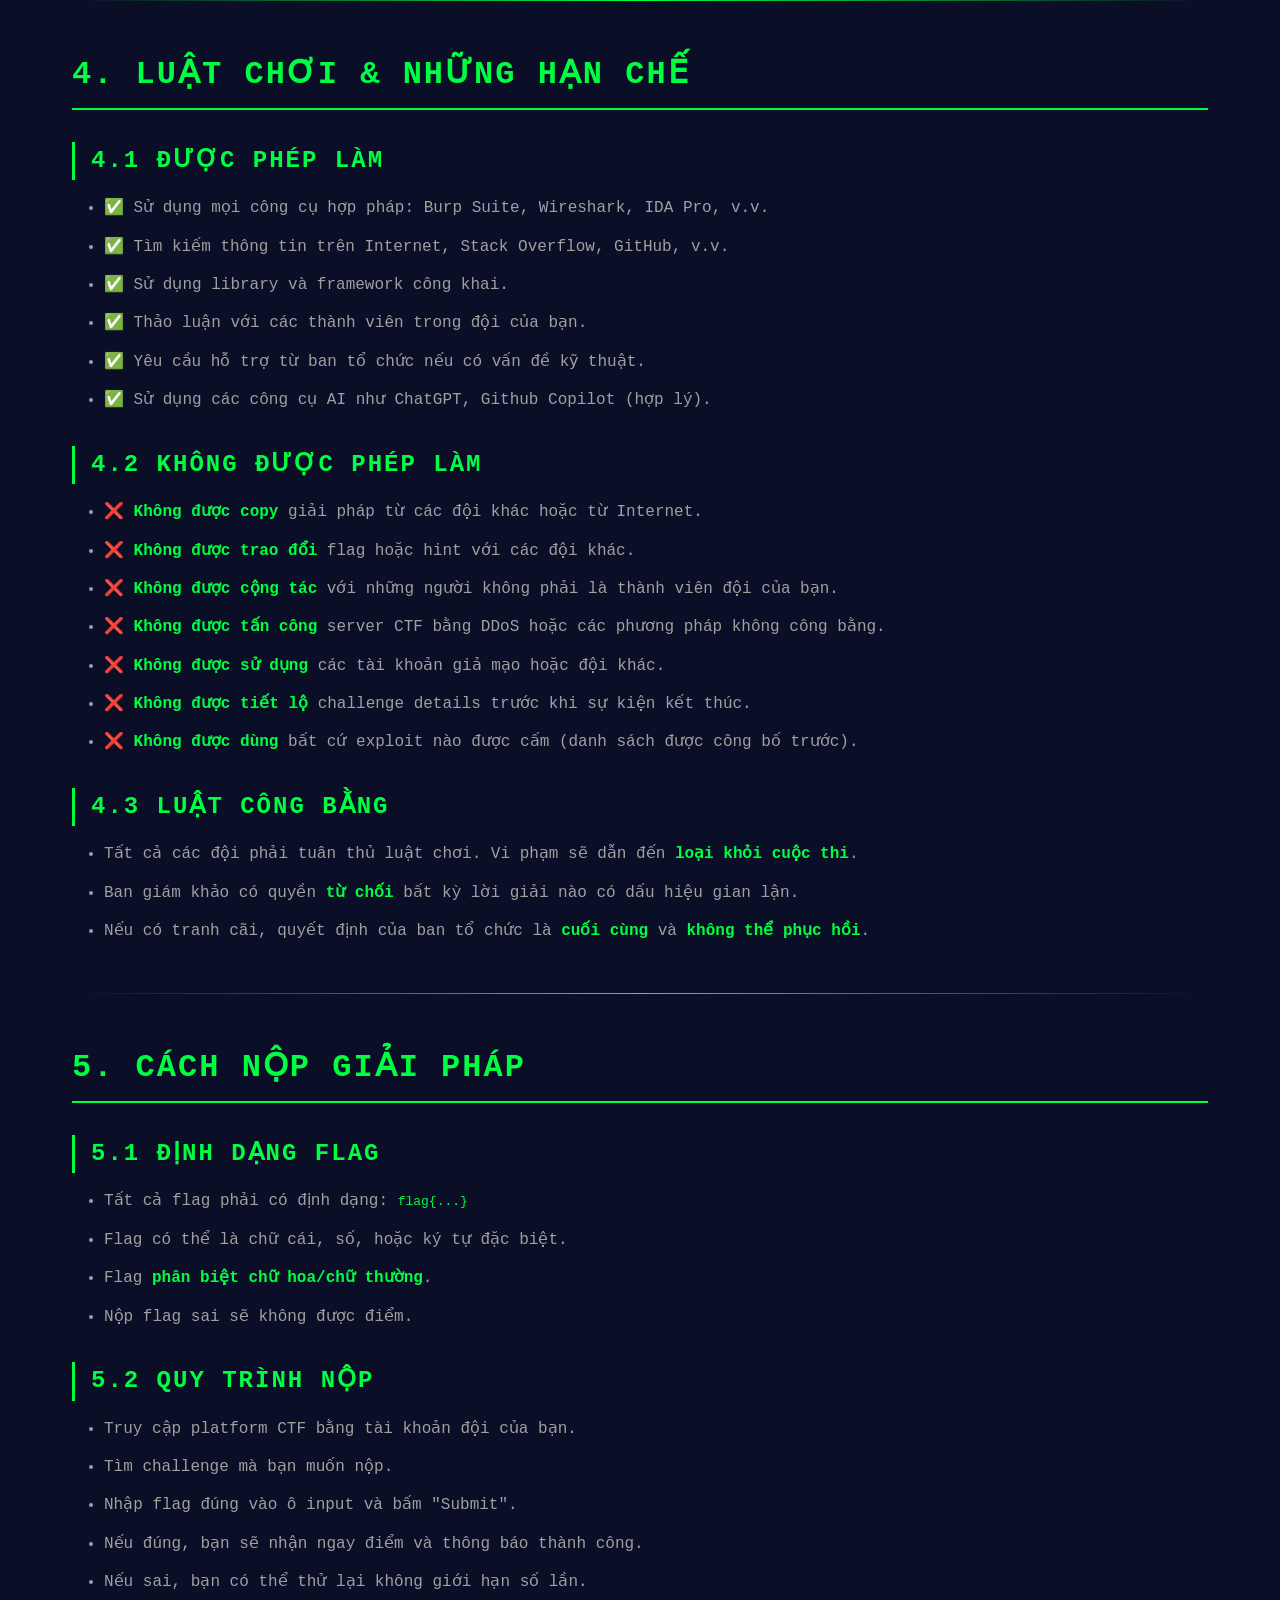
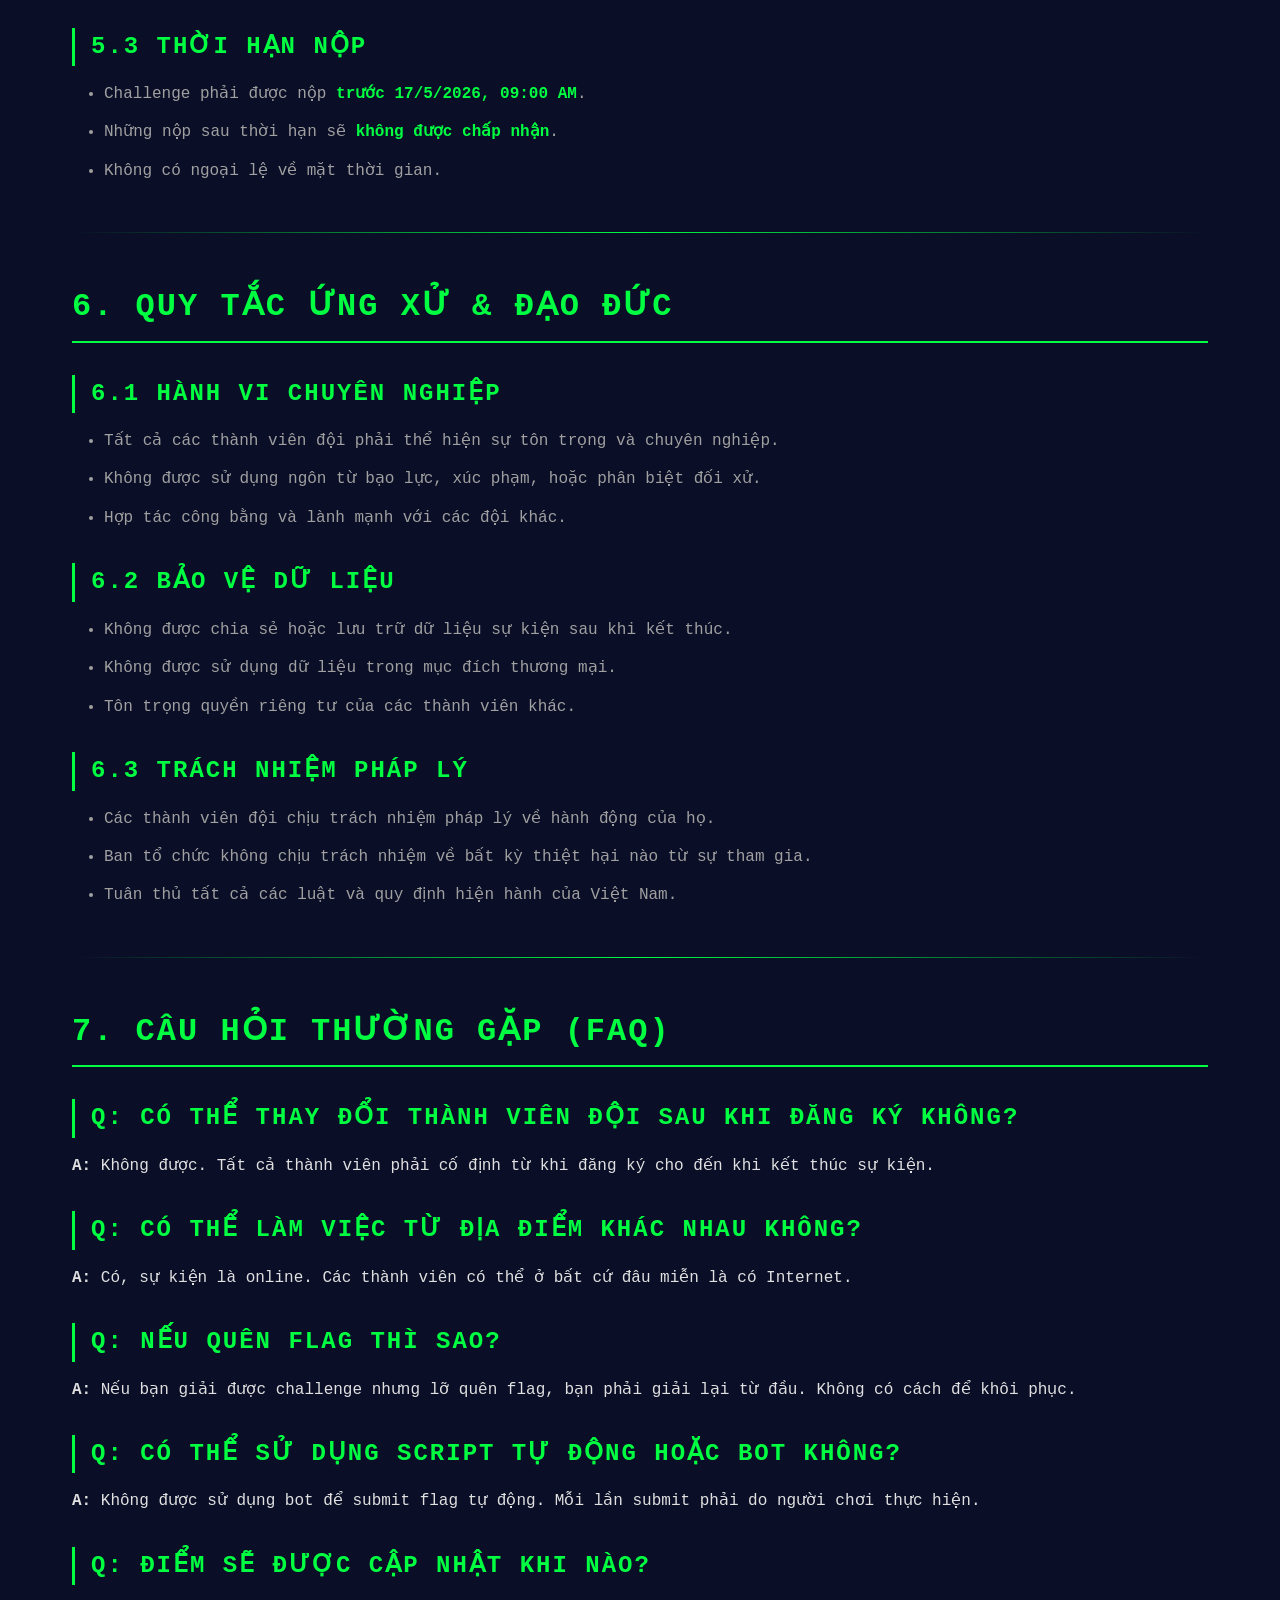
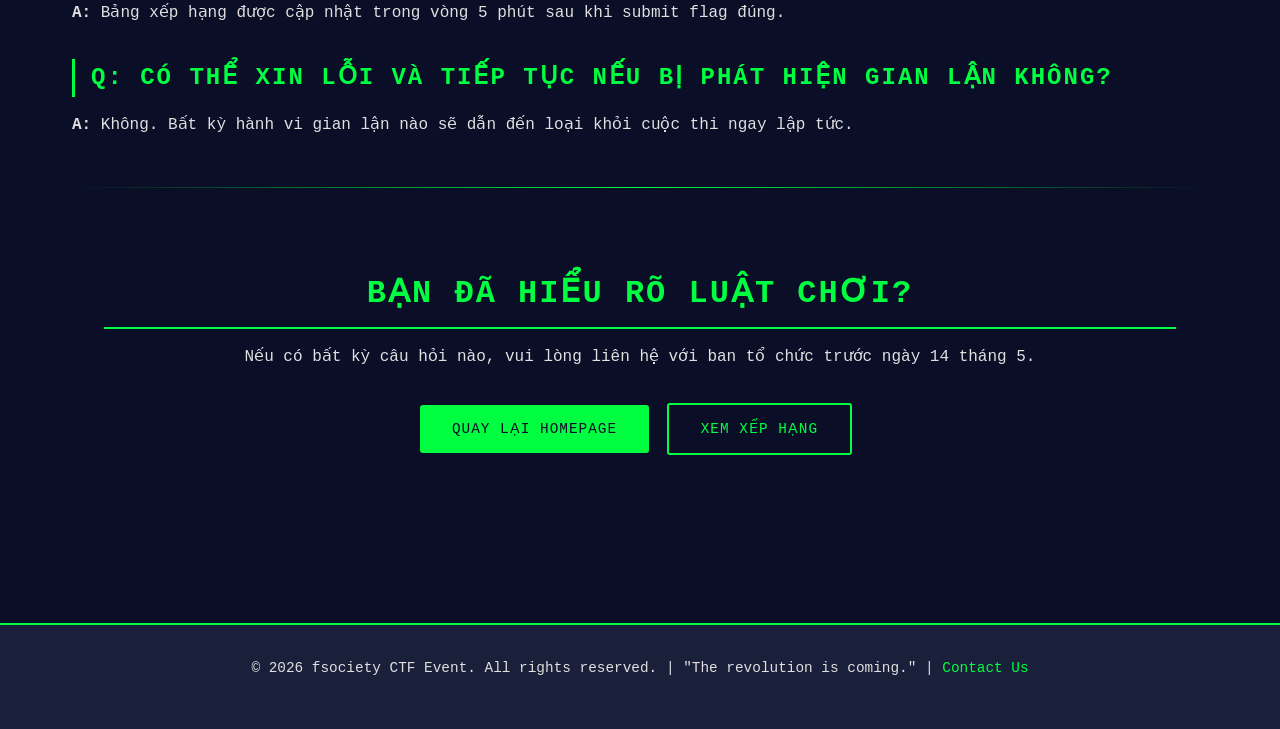
<file: rules.html>
<!DOCTYPE html>
<html lang="vi">
<head>
    <meta charset="UTF-8">
    <meta name="viewport" content="width=device-width, initial-scale=1.0">
    <meta name="description" content="fsociety CTF Event - Luật Chơi và Quy Định">
    <title>Luật Chơi | fsociety CTF Event</title>
    <link rel="stylesheet" href="css/style.css">
</head>
<body>
    <!-- Header & Navigation -->
    <header>
        <div class="container">
            <div class="logo">
                <span class="logo-symbol">&lt;/&gt;</span>
                <div>
                    <h1>fsociety</h1>
                    <p class="tagline">CTF Event 2026</p>
                </div>
            </div>
            <nav>
                <a href="index.html">Homepage</a>
                <a href="rules.html" class="active">Luật Chơi</a>
                <a href="leaderboard.html">Xếp Hạng</a>
            </nav>
        </div>
    </header>

    <!-- Main Content -->
    <main>
        <div class="container">
            <!-- Page Title -->
            <section>
                <h1 style="text-align: center; margin-bottom: 0.5rem;">LUẬT CHƠI & QUY ĐỊNH</h1>
                <p style="text-align: center; color: var(--text-secondary); font-size: 1.1rem; margin-bottom: 2rem;">
                    Vui lòng đọc kỹ các quy định trước khi tham gia sự kiện
                </p>
            </section>

            <!-- Divider -->
            <div class="divider"></div>

            <!-- Rule 1: General Rules -->
            <section class="rules-section">
                <h2>1. Quy Tắc Chung</h2>
                
                <h3>1.1 Thành Phần Đội</h3>
                <ul>
                    <li>Mỗi đội phải có <strong>tối thiểu 3 thành viên</strong> và <strong>tối đa 5 thành viên</strong>.</li>
                    <li>Tất cả thành viên đội phải đăng ký trước ngày <strong>13 tháng 5, 2026</strong>.</li>
                    <li>Các thành viên không được thay đổi trong suốt thời gian thi đấu.</li>
                    <li>Mỗi người chỉ được tham gia với một đội duy nhất.</li>
                </ul>

                <h3>1.2 Thời Gian Thi Đấu</h3>
                <ul>
                    <li><strong>Ngày bắt đầu:</strong> 15 tháng 5, 2026, 09:00 AM (Giờ Việt Nam)</li>
                    <li><strong>Ngày kết thúc:</strong> 17 tháng 5, 2026, 09:00 AM</li>
                    <li><strong>Tổng thời gian:</strong> 48 giờ liên tục</li>
                    <li>Những lời giải nộp sau thời hạn sẽ không được công nhận.</li>
                </ul>

                <h3>1.3 Địa Điểm</h3>
                <ul>
                    <li>Sự kiện được tổ chức <strong>online</strong>. Đội có thể tham gia từ bất cứ địa điểm nào.</li>
                    <li>Đội nên chuẩn bị phòng/không gian yên tĩnh để làm việc.</li>
                    <li>Mỗi đội phải có <strong>kết nối Internet ổn định</strong> và thiết bị máy tính đủ mạnh.</li>
                </ul>
            </section>

            <!-- Divider -->
            <div class="divider"></div>

            <!-- Rule 2: Challenge Categories -->
            <section class="rules-section">
                <h2>2. Danh Mục Challenge (Categories)</h2>
                
                <h3>2.1 Web Exploitation (100-500 pts)</h3>
                <ul>
                    <li>Tìm và khai thác các lỗ hổng web như SQL Injection, XSS, CSRF, v.v.</li>
                    <li>Bypass authentication, đánh cắp session, chiếm flag từ database.</li>
                    <li>Điểm số tăng theo độ khó của challenge.</li>
                </ul>

                <h3>2.2 Cryptography (100-500 pts)</h3>
                <ul>
                    <li>Giải mã các mã hóa: Caesar, Base64, RSA, AES, v.v.</li>
                    <li>Tìm các yếu tố của hệ thống mã hóa bị lỗi.</li>
                    <li>Phân tích và phá vỡ các thuật toán yếu.</li>
                </ul>

                <h3>2.3 Reverse Engineering (100-500 pts)</h3>
                <ul>
                    <li>Phân tích và đảo ngược các chương trình compiled (EXE, DLL, Binary).</li>
                    <li>Tìm kiếm flag ẩn trong code hoặc memory.</li>
                    <li>Hiểu và vượt qua các cơ chế bảo vệ như obfuscation, packing.</li>
                </ul>

                <h3>2.4 Forensics (100-500 pts)</h3>
                <ul>
                    <li>Phân tích các file bị xóa, hỏng hoặc ẩn giấu.</li>
                    <li>Kiểm tra logs, metadata, và dấu vết của hoạt động trên hệ thống.</li>
                    <li>Tìm evidence và flag từ các dữ liệu pháp y.</li>
                </ul>

                <h3>2.5 Steganography (100-500 pts)</h3>
                <ul>
                    <li>Phát hiện và trích xuất dữ liệu ẩn trong hình ảnh, âm thanh, video.</li>
                    <li>Sử dụng các công cụ steganography để khám phá thông tin bị che giấu.</li>
                    <li>Phân tích các lớp ẩn và các mã hóa kết hợp.</li>
                </ul>

                <h3>2.6 Bonus Challenges (250-1000 pts)</h3>
                <ul>
                    <li>Các challenge đặc biệt, khó nhất của sự kiện.</li>
                    <li>Yêu cầu kết hợp nhiều kỹ năng và sáng tạo.</li>
                    <li>Giải thưởng điểm rất cao, nhưng cũng rất khó chiến thắng.</li>
                </ul>
            </section>

            <!-- Divider -->
            <div class="divider"></div>

            <!-- Rule 3: Scoring System -->
            <section class="rules-section">
                <h2>3. Hệ Thống Điểm Số</h2>
                
                <h3>3.1 Cách Tính Điểm</h3>
                <ul>
                    <li>Mỗi challenge có một số điểm được gán trước (100, 250, 500 pts, v.v.).</li>
                    <li>Khi giải quyết đúng một challenge, đội nhận đầy đủ điểm của challenge đó.</li>
                    <li>Không có điểm nửa vời - hoặc đúng hoặc sai, không có phần điểm.</li>
                    <li>Thời gian giải quyết challenge <strong>không ảnh hưởng</strong> đến điểm số.</li>
                </ul>

                <h3>3.2 Bảng Xếp Hạng</h3>
                <ul>
                    <li>Đội được xếp hạng dựa trên <strong>tổng điểm số</strong> từ cao đến thấp.</li>
                    <li>Nếu hai đội có cùng điểm số, đội nào giải quyết challenge đó trước sẽ xếp cao hơn (time-based tiebreaker).</li>
                    <li>Bảng xếp hạng được cập nhật <strong>theo thời gian thực</strong>.</li>
                    <li>Xem bảng xếp hạng tại trang <a href="leaderboard.html">Xếp Hạng</a> trong suốt sự kiện.</li>
                </ul>

                <h3>3.3 Điểm Thưởng</h3>
                <ul>
                    <li><strong>First Blood:</strong> Đội đầu tiên giải quyết một challenge sẽ nhận <strong>thêm 50 điểm bonus</strong>.</li>
                    <li><strong>Solve Streak:</strong> Nếu đội giải quyết 5 challenge liên tục không sai lần nào, nhận <strong>100 điểm bonus</strong>.</li>
                </ul>
            </section>

            <!-- Divider -->
            <div class="divider"></div>

            <!-- Rule 4: Rules and Restrictions -->
            <section class="rules-section">
                <h2>4. Luật Chơi & Những Hạn Chế</h2>
                
                <h3>4.1 Được Phép Làm</h3>
                <ul>
                    <li>✅ Sử dụng mọi công cụ hợp pháp: Burp Suite, Wireshark, IDA Pro, v.v.</li>
                    <li>✅ Tìm kiếm thông tin trên Internet, Stack Overflow, GitHub, v.v.</li>
                    <li>✅ Sử dụng library và framework công khai.</li>
                    <li>✅ Thảo luận với các thành viên trong đội của bạn.</li>
                    <li>✅ Yêu cầu hỗ trợ từ ban tổ chức nếu có vấn đề kỹ thuật.</li>
                    <li>✅ Sử dụng các công cụ AI như ChatGPT, Github Copilot (hợp lý).</li>
                </ul>

                <h3>4.2 KHÔNG Được Phép Làm</h3>
                <ul>
                    <li>❌ <strong>Không được copy</strong> giải pháp từ các đội khác hoặc từ Internet.</li>
                    <li>❌ <strong>Không được trao đổi</strong> flag hoặc hint với các đội khác.</li>
                    <li>❌ <strong>Không được cộng tác</strong> với những người không phải là thành viên đội của bạn.</li>
                    <li>❌ <strong>Không được tấn công</strong> server CTF bằng DDoS hoặc các phương pháp không công bằng.</li>
                    <li>❌ <strong>Không được sử dụng</strong> các tài khoản giả mạo hoặc đội khác.</li>
                    <li>❌ <strong>Không được tiết lộ</strong> challenge details trước khi sự kiện kết thúc.</li>
                    <li>❌ <strong>Không được dùng</strong> bất cứ exploit nào được cấm (danh sách được công bố trước).</li>
                </ul>

                <h3>4.3 Luật Công Bằng</h3>
                <ul>
                    <li>Tất cả các đội phải tuân thủ luật chơi. Vi phạm sẽ dẫn đến <strong>loại khỏi cuộc thi</strong>.</li>
                    <li>Ban giám khảo có quyền <strong>từ chối</strong> bất kỳ lời giải nào có dấu hiệu gian lận.</li>
                    <li>Nếu có tranh cãi, quyết định của ban tổ chức là <strong>cuối cùng</strong> và <strong>không thể phục hồi</strong>.</li>
                </ul>
            </section>

            <!-- Divider -->
            <div class="divider"></div>

            <!-- Rule 5: Submission Rules -->
            <section class="rules-section">
                <h2>5. Cách Nộp Giải Pháp</h2>
                
                <h3>5.1 Định Dạng Flag</h3>
                <ul>
                    <li>Tất cả flag phải có định dạng: <code style="color: var(--accent-color);">flag{...}</code></li>
                    <li>Flag có thể là chữ cái, số, hoặc ký tự đặc biệt.</li>
                    <li>Flag <strong>phân biệt chữ hoa/chữ thường</strong>.</li>
                    <li>Nộp flag sai sẽ không được điểm.</li>
                </ul>

                <h3>5.2 Quy Trình Nộp</h3>
                <ul>
                    <li>Truy cập platform CTF bằng tài khoản đội của bạn.</li>
                    <li>Tìm challenge mà bạn muốn nộp.</li>
                    <li>Nhập flag đúng vào ô input và bấm "Submit".</li>
                    <li>Nếu đúng, bạn sẽ nhận ngay điểm và thông báo thành công.</li>
                    <li>Nếu sai, bạn có thể thử lại không giới hạn số lần.</li>
                </ul>

                <h3>5.3 Thời Hạn Nộp</h3>
                <ul>
                    <li>Challenge phải được nộp <strong>trước 17/5/2026, 09:00 AM</strong>.</li>
                    <li>Những nộp sau thời hạn sẽ <strong>không được chấp nhận</strong>.</li>
                    <li>Không có ngoại lệ về mặt thời gian.</li>
                </ul>
            </section>

            <!-- Divider -->
            <div class="divider"></div>

            <!-- Rule 6: Conduct and Ethics -->
            <section class="rules-section">
                <h2>6. Quy Tắc Ứng Xử & Đạo Đức</h2>
                
                <h3>6.1 Hành Vi Chuyên Nghiệp</h3>
                <ul>
                    <li>Tất cả các thành viên đội phải thể hiện sự tôn trọng và chuyên nghiệp.</li>
                    <li>Không được sử dụng ngôn từ bạo lực, xúc phạm, hoặc phân biệt đối xử.</li>
                    <li>Hợp tác công bằng và lành mạnh với các đội khác.</li>
                </ul>

                <h3>6.2 Bảo Vệ Dữ Liệu</h3>
                <ul>
                    <li>Không được chia sẻ hoặc lưu trữ dữ liệu sự kiện sau khi kết thúc.</li>
                    <li>Không được sử dụng dữ liệu trong mục đích thương mại.</li>
                    <li>Tôn trọng quyền riêng tư của các thành viên khác.</li>
                </ul>

                <h3>6.3 Trách Nhiệm Pháp Lý</h3>
                <ul>
                    <li>Các thành viên đội chịu trách nhiệm pháp lý về hành động của họ.</li>
                    <li>Ban tổ chức không chịu trách nhiệm về bất kỳ thiệt hại nào từ sự tham gia.</li>
                    <li>Tuân thủ tất cả các luật và quy định hiện hành của Việt Nam.</li>
                </ul>
            </section>

            <!-- Divider -->
            <div class="divider"></div>

            <!-- Rule 7: Frequently Asked Questions -->
            <section class="rules-section">
                <h2>7. Câu Hỏi Thường Gặp (FAQ)</h2>
                
                <h3 style="margin-top: 2rem;">Q: Có thể thay đổi thành viên đội sau khi đăng ký không?</h3>
                <p><strong>A:</strong> Không được. Tất cả thành viên phải cố định từ khi đăng ký cho đến khi kết thúc sự kiện.</p>

                <h3>Q: Có thể làm việc từ địa điểm khác nhau không?</h3>
                <p><strong>A:</strong> Có, sự kiện là online. Các thành viên có thể ở bất cứ đâu miễn là có Internet.</p>

                <h3>Q: Nếu quên flag thì sao?</h3>
                <p><strong>A:</strong> Nếu bạn giải được challenge nhưng lỡ quên flag, bạn phải giải lại từ đầu. Không có cách để khôi phục.</p>

                <h3>Q: Có thể sử dụng script tự động hoặc bot không?</h3>
                <p><strong>A:</strong> Không được sử dụng bot để submit flag tự động. Mỗi lần submit phải do người chơi thực hiện.</p>

                <h3>Q: Điểm sẽ được cập nhật khi nào?</h3>
                <p><strong>A:</strong> Bảng xếp hạng được cập nhật trong vòng 5 phút sau khi submit flag đúng.</p>

                <h3>Q: Có thể xin lỗi và tiếp tục nếu bị phát hiện gian lận không?</h3>
                <p><strong>A:</strong> Không. Bất kỳ hành vi gian lận nào sẽ dẫn đến loại khỏi cuộc thi ngay lập tức.</p>
            </section>

            <!-- Divider -->
            <div class="divider"></div>

            <!-- Bottom CTA -->
            <section style="text-align: center; padding: 2rem;">
                <h2>Bạn đã hiểu rõ luật chơi?</h2>
                <p style="margin-bottom: 1.5rem;">
                    Nếu có bất kỳ câu hỏi nào, vui lòng liên hệ với ban tổ chức trước ngày 14 tháng 5.
                </p>
                <div>
                    <a href="index.html" class="btn">Quay Lại Homepage</a>
                    <a href="leaderboard.html" class="btn btn-secondary">Xem Xếp Hạng</a>
                </div>
            </section>
        </div>
    </main>

    <!-- Footer -->
    <footer>
        <p>&copy; 2026 fsociety CTF Event. All rights reserved. | "The revolution is coming." | 
           <a href="#" style="border-bottom: none;">Contact Us</a></p>
    </footer>

    <!-- Scripts -->
    <script src="js/script.js"></script>
</body>
</html>
</file>
<file: css/style.css>
/* Mr. Robot CTF Event - Theme CSS */

/* Root Variables */
:root {
    --primary-bg: #0a0e27;
    --secondary-bg: #1a1f3a;
    --accent-color: #00ff41;
    --accent-alt: #00d4ff;
    --text-primary: #e0e0e0;
    --text-secondary: #a0a0a0;
    --border-color: #2a3f5f;
    --hover-color: #00ff41;
    --danger-color: #ff3333;
}

/* Global Styles */
* {
    margin: 0;
    padding: 0;
    box-sizing: border-box;
}

html, body {
    width: 100%;
    height: 100%;
    font-family: 'Courier New', 'Courier', monospace;
    background-color: var(--primary-bg);
    color: var(--text-primary);
    line-height: 1.6;
}

body {
    overflow-x: hidden;
}

/* Typography */
h1, h2, h3, h4, h5, h6 {
    color: var(--accent-color);
    text-transform: uppercase;
    letter-spacing: 2px;
    margin-bottom: 1rem;
    font-weight: bold;
}

h1 {
    font-size: 2.5rem;
    text-shadow: 0 0 10px rgba(0, 255, 65, 0.5);
}

h2 {
    font-size: 2rem;
    border-bottom: 2px solid var(--accent-color);
    padding-bottom: 0.5rem;
}

h3 {
    font-size: 1.5rem;
}

p {
    margin-bottom: 1rem;
    color: var(--text-primary);
}

a {
    color: var(--accent-color);
    text-decoration: none;
    transition: all 0.3s ease;
    border-bottom: 1px dotted var(--accent-color);
}

a:hover {
    color: var(--accent-alt);
    border-bottom: 1px solid var(--accent-alt);
    text-shadow: 0 0 5px rgba(0, 212, 255, 0.5);
}

/* Container */
.container {
    max-width: 1200px;
    margin: 0 auto;
    padding: 2rem;
}

/* Header */
header {
    background: linear-gradient(135deg, var(--secondary-bg) 0%, var(--primary-bg) 100%);
    border-bottom: 2px solid var(--accent-color);
    padding: 1.5rem 0;
    position: sticky;
    top: 0;
    z-index: 100;
    box-shadow: 0 0 20px rgba(0, 255, 65, 0.2);
}

header .container {
    display: flex;
    justify-content: space-between;
    align-items: center;
    padding: 1rem 2rem;
}

.logo {
    display: flex;
    align-items: center;
    gap: 1rem;
}

.logo h1 {
    font-size: 1.8rem;
    margin: 0;
}

.logo-symbol {
    font-size: 2rem;
    color: var(--accent-alt);
}

.tagline {
    font-size: 0.8rem;
    color: var(--text-secondary);
    letter-spacing: 1px;
}

/* Navigation */
nav {
    display: flex;
    gap: 2rem;
    align-items: center;
}

nav a {
    color: var(--text-primary);
    border-bottom: none;
    font-size: 0.9rem;
    text-transform: uppercase;
    letter-spacing: 1px;
    position: relative;
    padding: 0.5rem 0;
}

nav a::after {
    content: '';
    position: absolute;
    bottom: 0;
    left: 0;
    width: 0;
    height: 2px;
    background-color: var(--accent-color);
    transition: width 0.3s ease;
}

nav a:hover::after {
    width: 100%;
}

nav a.active {
    color: var(--accent-color);
}

nav a.active::after {
    width: 100%;
}

/* Footer */
footer {
    background-color: var(--secondary-bg);
    border-top: 2px solid var(--accent-color);
    padding: 2rem;
    margin-top: 3rem;
    text-align: center;
    color: var(--text-secondary);
    font-size: 0.9rem;
}

/* Main Content */
main {
    min-height: calc(100vh - 200px);
}

section {
    margin-bottom: 3rem;
}

/* Hero Section */
.hero {
    background: linear-gradient(135deg, var(--secondary-bg) 0%, rgba(0, 255, 65, 0.05) 100%);
    border: 2px solid var(--accent-color);
    border-radius: 5px;
    padding: 4rem 2rem;
    text-align: center;
    margin-bottom: 3rem;
    box-shadow: 0 0 30px rgba(0, 255, 65, 0.2), inset 0 0 20px rgba(0, 255, 65, 0.05);
    position: relative;
    overflow: hidden;
}

.hero::before {
    content: '> ';
    position: absolute;
    top: 1rem;
    left: 1rem;
    color: var(--accent-color);
    font-size: 1.5rem;
    opacity: 0.3;
}

.hero h1 {
    margin-bottom: 1rem;
    font-size: 3rem;
}

.hero .subtitle {
    font-size: 1.5rem;
    color: var(--accent-alt);
    margin-bottom: 1rem;
    font-style: italic;
}

.hero p {
    font-size: 1.1rem;
    color: var(--text-primary);
    margin-bottom: 2rem;
    max-width: 800px;
    margin-left: auto;
    margin-right: auto;
}

/* Info Cards */
.info-cards {
    display: grid;
    grid-template-columns: repeat(auto-fit, minmax(300px, 1fr));
    gap: 2rem;
    margin: 2rem 0;
}

.card {
    background-color: var(--secondary-bg);
    border: 1px solid var(--border-color);
    border-radius: 5px;
    padding: 2rem;
    transition: all 0.3s ease;
    position: relative;
    overflow: hidden;
}

.card::before {
    content: '';
    position: absolute;
    top: -50%;
    right: -50%;
    width: 100%;
    height: 100%;
    background: radial-gradient(circle, rgba(0, 255, 65, 0.1) 0%, transparent 70%);
    transition: all 0.3s ease;
    opacity: 0;
}

.card:hover {
    border-color: var(--accent-color);
    box-shadow: 0 0 20px rgba(0, 255, 65, 0.2), inset 0 0 10px rgba(0, 255, 65, 0.05);
    transform: translateY(-5px);
}

.card:hover::before {
    opacity: 1;
}

.card h3 {
    margin-top: 0;
    margin-bottom: 1rem;
}

.card p {
    color: var(--text-secondary);
    font-size: 0.95rem;
}

/* Buttons */
.btn {
    display: inline-block;
    padding: 0.8rem 2rem;
    background-color: var(--accent-color);
    color: var(--primary-bg);
    border: none;
    border-radius: 3px;
    cursor: pointer;
    font-family: 'Courier New', monospace;
    font-size: 0.9rem;
    text-transform: uppercase;
    letter-spacing: 1px;
    transition: all 0.3s ease;
    margin: 0.5rem 0.5rem 0.5rem 0;
    text-decoration: none;
}

.btn:hover {
    background-color: var(--accent-alt);
    box-shadow: 0 0 15px rgba(0, 212, 255, 0.5);
    transform: scale(1.05);
    border-bottom: none;
}

.btn-secondary {
    background-color: transparent;
    color: var(--accent-color);
    border: 2px solid var(--accent-color);
}

.btn-secondary:hover {
    background-color: rgba(0, 255, 65, 0.1);
    border-color: var(--accent-alt);
    color: var(--accent-alt);
}

/* Rules Section */
.rules-section {
    margin-bottom: 2rem;
}

.rules-section h3 {
    color: var(--accent-color);
    margin-top: 2rem;
    margin-bottom: 1rem;
    border-left: 3px solid var(--accent-color);
    padding-left: 1rem;
}

.rules-section ol, .rules-section ul {
    margin-left: 2rem;
    margin-bottom: 1rem;
}

.rules-section li {
    margin-bottom: 0.8rem;
    color: var(--text-secondary);
}

.rules-section li strong {
    color: var(--accent-color);
}

/* Leaderboard Table */
.leaderboard-wrapper {
    overflow-x: auto;
    margin: 2rem 0;
}

table {
    width: 100%;
    border-collapse: collapse;
    background-color: var(--secondary-bg);
    border: 1px solid var(--border-color);
    box-shadow: 0 0 15px rgba(0, 255, 65, 0.1);
}

thead {
    background-color: rgba(0, 255, 65, 0.1);
    border-bottom: 2px solid var(--accent-color);
}

th {
    padding: 1rem;
    text-align: left;
    color: var(--accent-color);
    font-weight: bold;
    text-transform: uppercase;
    letter-spacing: 1px;
    border-right: 1px solid var(--border-color);
}

th:last-child {
    border-right: none;
}

td {
    padding: 1rem;
    border-right: 1px solid var(--border-color);
    color: var(--text-secondary);
}

td:last-child {
    border-right: none;
}

tbody tr {
    border-bottom: 1px solid var(--border-color);
    transition: all 0.3s ease;
}

tbody tr:hover {
    background-color: rgba(0, 255, 65, 0.1);
    color: var(--accent-color);
}

tbody tr:nth-child(odd) {
    background-color: rgba(0, 0, 0, 0.2);
}

/* Rank Styling */
.rank-1 {
    color: #FFD700;
    font-weight: bold;
}

.rank-2 {
    color: #C0C0C0;
    font-weight: bold;
}

.rank-3 {
    color: #CD7F32;
    font-weight: bold;
}

.score {
    color: var(--accent-alt);
    font-weight: bold;
}

/* Terminal Line Animation */
.terminal-line {
    margin-bottom: 1rem;
    padding-bottom: 1rem;
    border-bottom: 1px dotted var(--border-color);
    font-size: 0.9rem;
}

.terminal-line::before {
    content: '$ ';
    color: var(--accent-color);
    font-weight: bold;
}

/* Section Divider */
.divider {
    width: 100%;
    height: 1px;
    background: linear-gradient(90deg, transparent, var(--accent-color), transparent);
    margin: 3rem 0;
}

/* Responsive Design */
@media (max-width: 768px) {
    h1 {
        font-size: 2rem;
    }

    h2 {
        font-size: 1.5rem;
    }

    .hero h1 {
        font-size: 2rem;
    }

    .hero .subtitle {
        font-size: 1.2rem;
    }

    header .container {
        flex-direction: column;
        gap: 1rem;
    }

    nav {
        flex-direction: column;
        gap: 0.5rem;
        width: 100%;
        text-align: center;
    }

    .logo {
        flex-direction: column;
        gap: 0.5rem;
    }

    .info-cards {
        grid-template-columns: 1fr;
    }

    table {
        font-size: 0.85rem;
    }

    th, td {
        padding: 0.7rem;
    }

    .container {
        padding: 1rem;
    }

    nav a {
        font-size: 0.85rem;
    }
}

@media (max-width: 480px) {
    h1 {
        font-size: 1.5rem;
    }

    h2 {
        font-size: 1.2rem;
    }

    .hero h1 {
        font-size: 1.5rem;
    }

    .hero .subtitle {
        font-size: 1rem;
    }

    .hero {
        padding: 2rem 1rem;
    }

    table {
        font-size: 0.75rem;
    }

    th, td {
        padding: 0.5rem;
    }

    .logo h1 {
        font-size: 1.3rem;
    }
}

/* Print Styles */
@media print {
    header, footer, nav {
        display: none;
    }

    body {
        background-color: white;
        color: black;
    }

    a {
        color: blue;
    }
}
</file>
